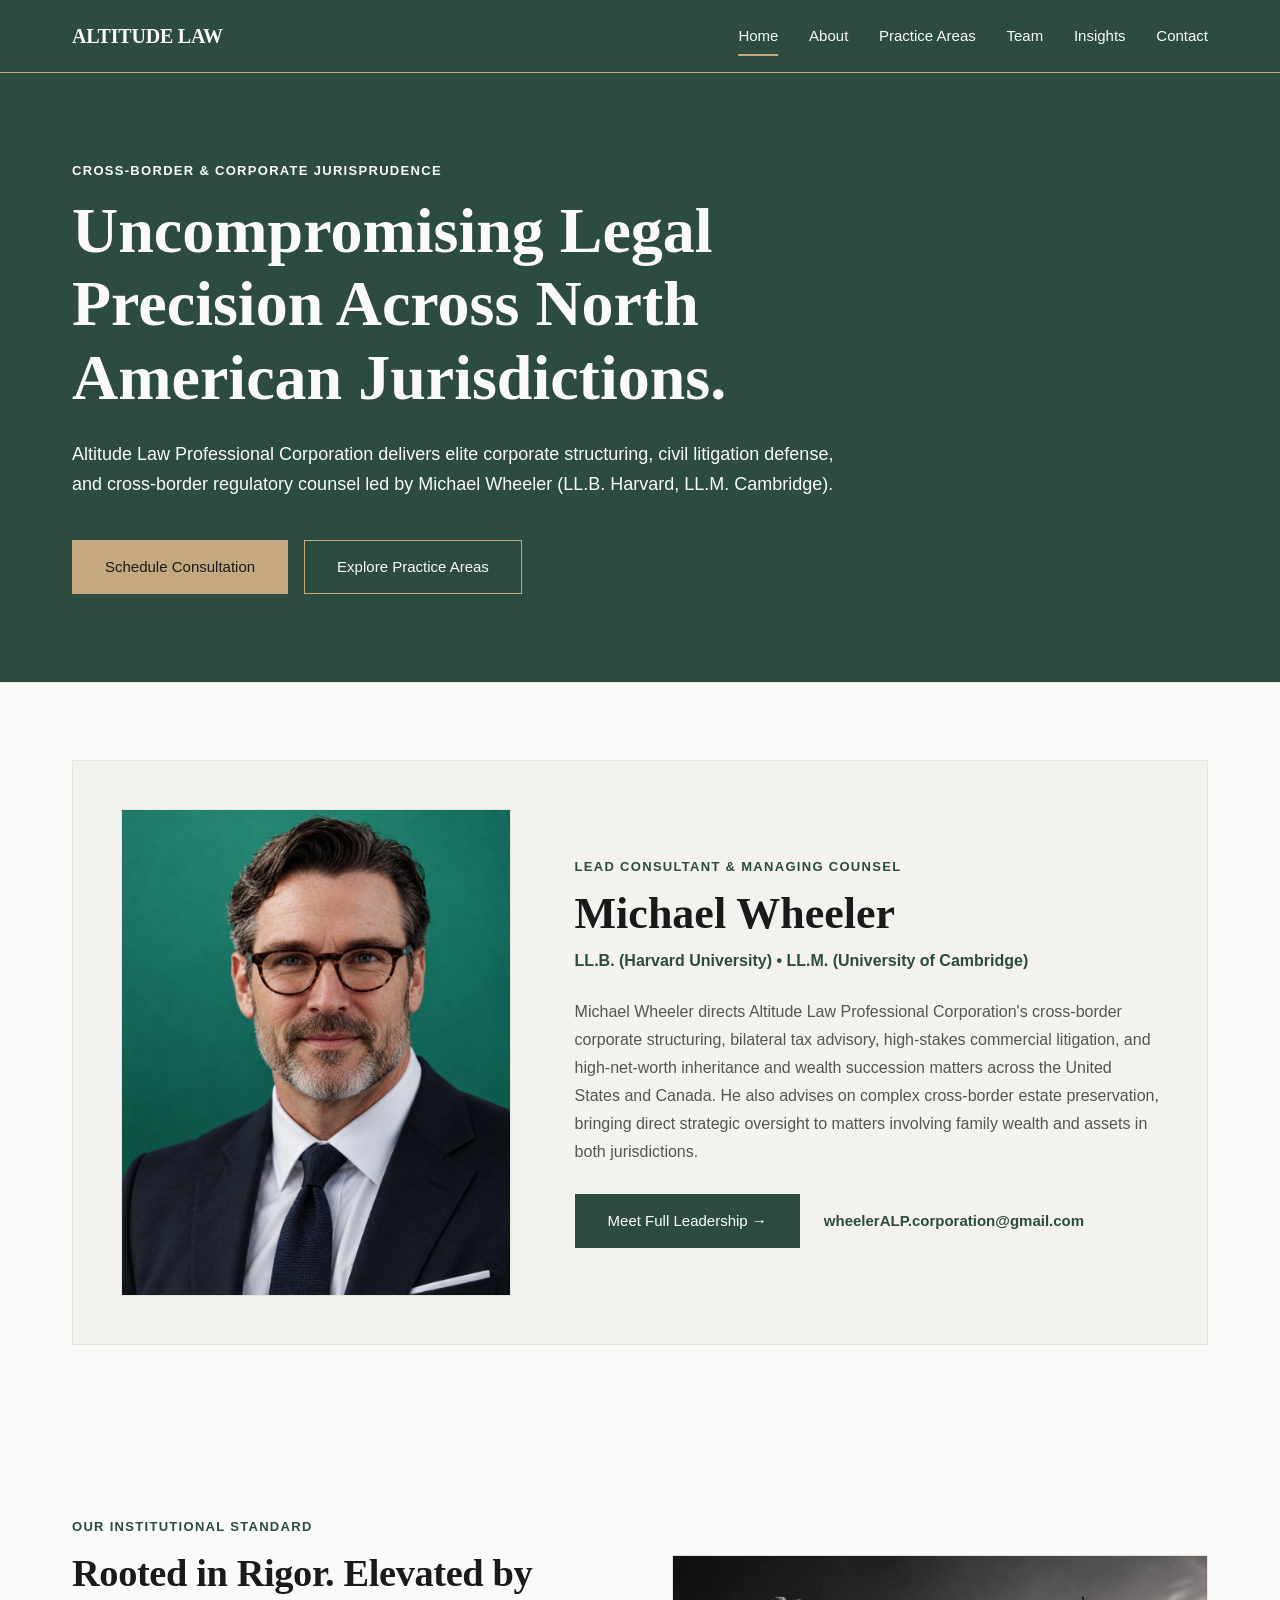
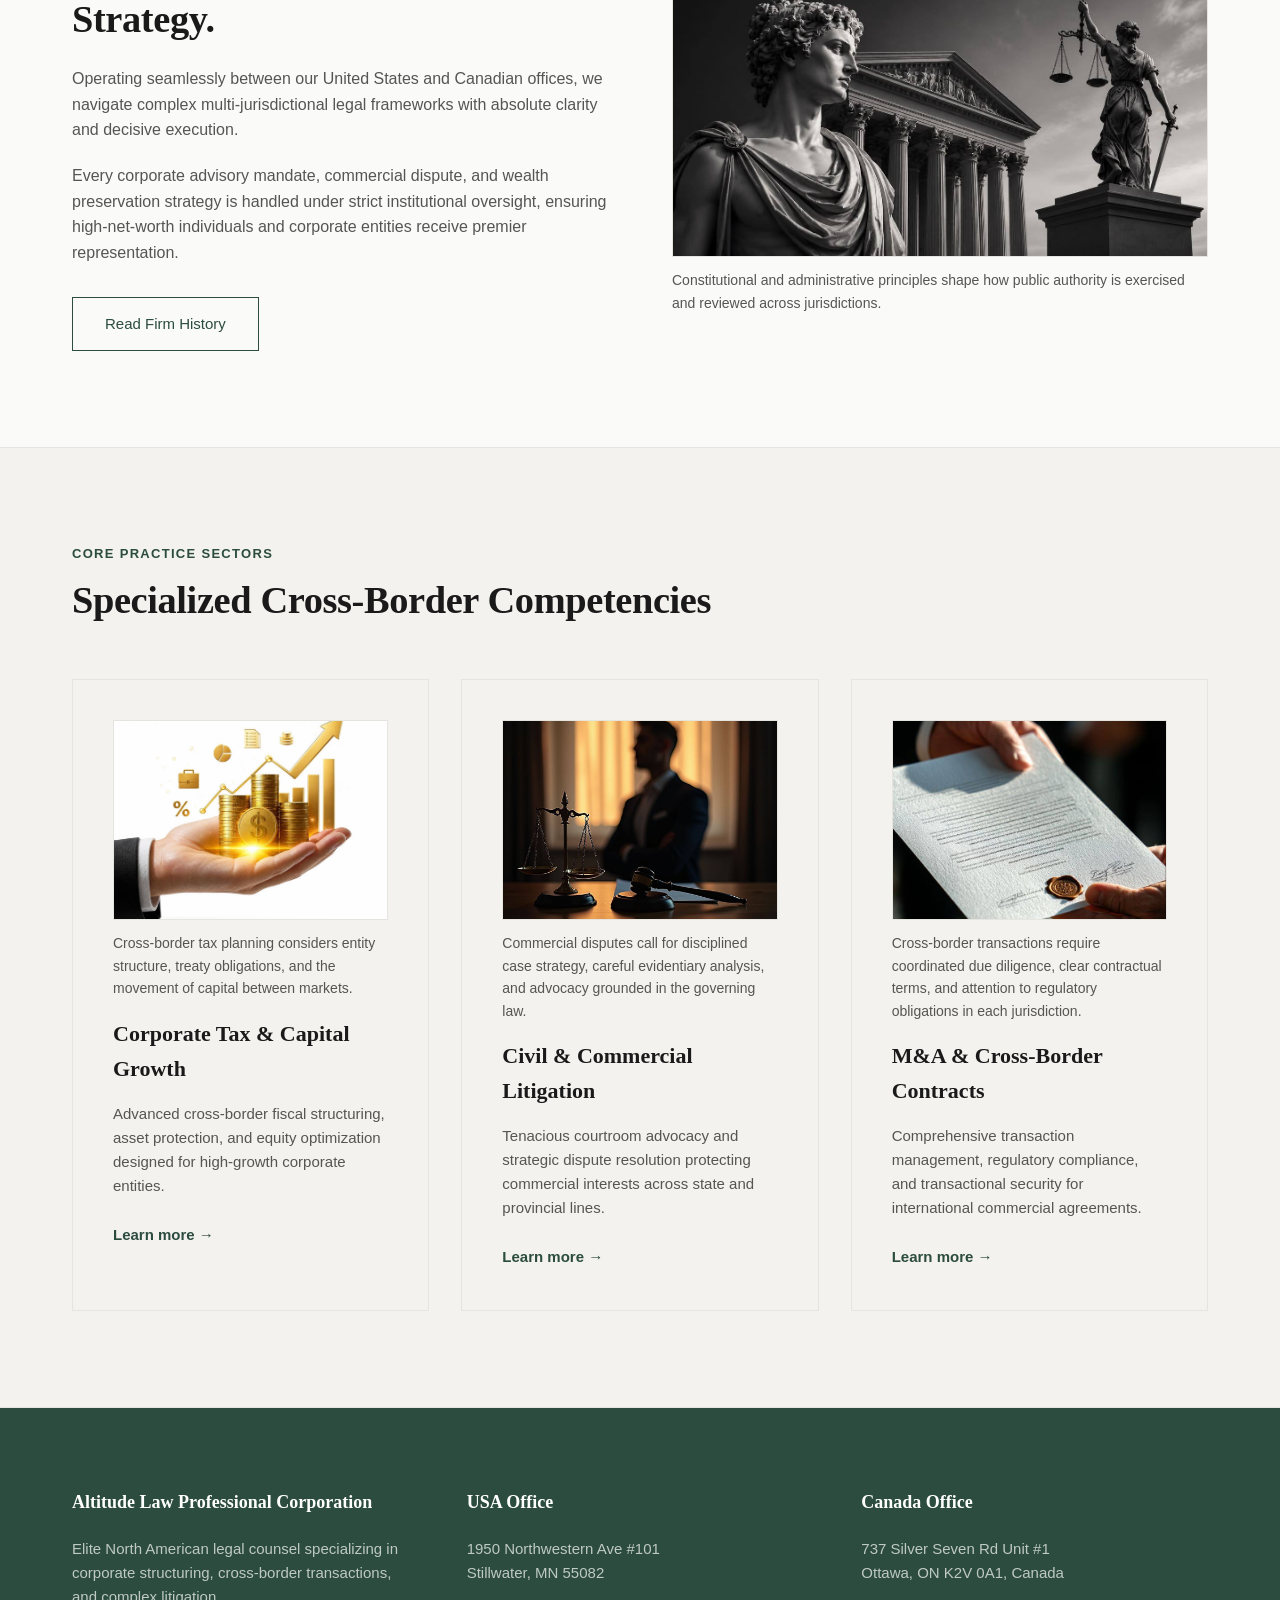
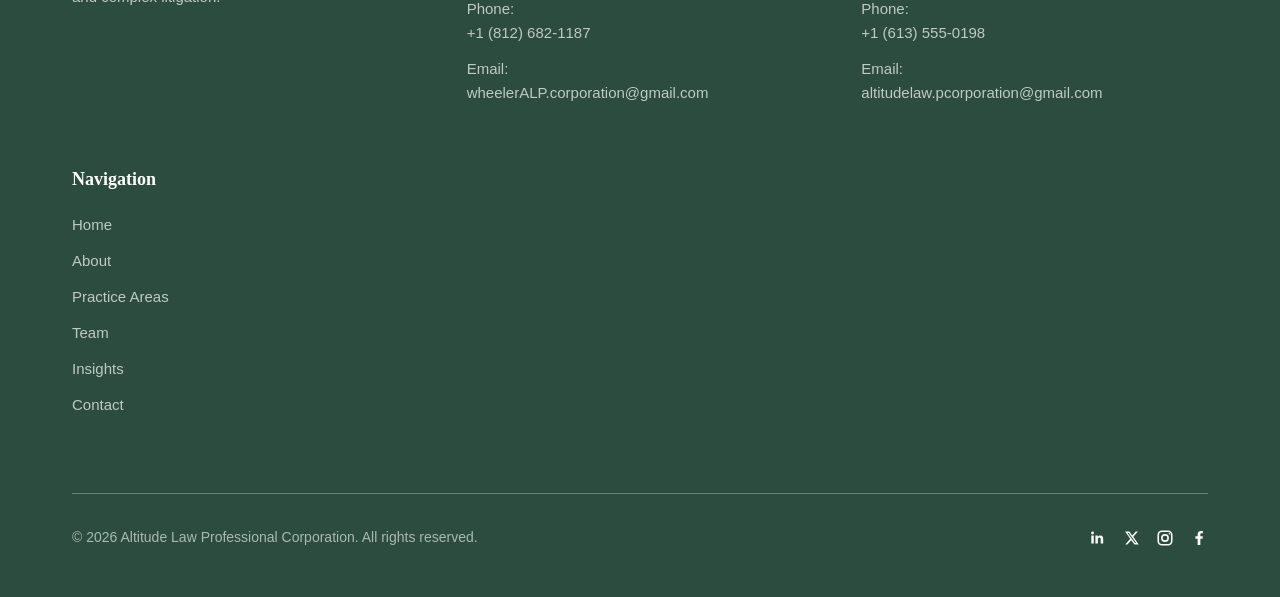
<file: index.html>
<!DOCTYPE html>
<html lang="en">
<head>
  <meta charset="UTF-8">
  <meta name="viewport" content="width=device-width, initial-scale=1.0">
  <meta name="referrer" content="strict-origin-when-cross-origin">
  <meta http-equiv="Content-Security-Policy" content="default-src 'self'; base-uri 'self'; object-src 'none'; form-action 'self'; frame-src 'none'; img-src 'self' data:; style-src 'self' 'unsafe-inline' https://fonts.googleapis.com; font-src 'self' https://fonts.gstatic.com; script-src 'self'; upgrade-insecure-requests">
  <title>Altitude Law Professional Corporation | Cross-Border Legal Counsel</title>
  
  <!-- Google Fonts -->
  <link rel="preconnect" href="https://fonts.googleapis.com">
  <link rel="preconnect" href="https://fonts.gstatic.com" crossorigin>
  <link href="https://fonts.googleapis.com/css2?family=Inter:wght@400;500;600&family=Source+Serif+Pro:wght@400;600;700&display=swap" rel="stylesheet">
  
  <!-- Modular CSS Sheets -->
  <link rel="stylesheet" href="/css/variables.css">
  <link rel="stylesheet" href="/css/reset.css">
  <link rel="stylesheet" href="/css/layout.css">
  <link rel="stylesheet" href="/css/components.css">
</head>
<body>

  <!-- Site Header -->
  <header class="site-header">
    <div class="container header-inner">
      <a href="/" class="site-logo">ALTITUDE LAW</a>
      <button class="site-nav-toggle" type="button" aria-label="Open navigation" aria-expanded="false" aria-controls="site-navigation">
        <span class="site-nav-toggle-icon" aria-hidden="true"></span>
      </button>
      <nav class="site-nav" id="site-navigation">
        <ul>
          <li><a href="/" class="active">Home</a></li>
          <li><a href="/about/">About</a></li>
          <li><a href="/practice-areas/">Practice Areas</a></li>
          <li><a href="/team/">Team</a></li>
          <li><a href="/insights/">Insights</a></li>
          <li><a href="/contact/">Contact</a></li>
        </ul>
      </nav>
    </div>
  </header>

  <!-- Main Content -->
  <main>
    <!-- Hero Section -->
    <section class="page-hero">
      <div class="container">
        <div style="max-width: 800px;">
          <p class="section-tag">Cross-Border & Corporate Jurisprudence</p>
          <h1 style="font-family: var(--font-serif); font-size: clamp(2.5rem, 5vw, 4rem); line-height: 1.15; margin-bottom: 1.5rem;">
            Uncompromising Legal Precision Across North American Jurisdictions.
          </h1>
          <p style="font-size: 1.125rem; margin-bottom: 2.5rem; line-height: 1.7;">
            Altitude Law Professional Corporation delivers elite corporate structuring, civil litigation defense, and cross-border regulatory counsel led by Michael Wheeler (LL.B. Harvard, LL.M. Cambridge).
          </p>
          <div style="display: flex; gap: 1rem; flex-wrap: wrap;">
            <a href="/contact/" class="btn btn-primary">Schedule Consultation</a>
            <a href="/practice-areas/" class="btn btn-outline">Explore Practice Areas</a>
          </div>
        </div>
      </div>
    </section>

    <!-- Lead Consultant Executive Feature -->
    <section class="executive-feature">
      <div class="container">
        <article class="executive-feature-card">
          <div>
            <img class="executive-feature-portrait" src="/assets/images/mike-wheeler.jpg" alt="Michael Wheeler, Lead Consultant and Managing Counsel">
          </div>
          <div>
            <p class="section-tag">Lead Consultant &amp; Managing Counsel</p>
            <h2 class="executive-feature-title">Michael Wheeler</h2>
            <p class="executive-feature-credentials">LL.B. (Harvard University) &bull; LL.M. (University of Cambridge)</p>
            <p class="executive-feature-bio">
              Michael Wheeler directs Altitude Law Professional Corporation's cross-border corporate structuring, bilateral tax advisory, high-stakes commercial litigation, and high-net-worth inheritance and wealth succession matters across the United States and Canada. He also advises on complex cross-border estate preservation, bringing direct strategic oversight to matters involving family wealth and assets in both jurisdictions.
            </p>
            <div class="executive-feature-actions">
              <a href="/team/" class="btn btn-primary">Meet Full Leadership &rarr;</a>
              <a class="executive-feature-email" href="mailto:wheelerALP.corporation@gmail.com">wheelerALP.corporation@gmail.com</a>
            </div>
          </div>
        </article>
      </div>
    </section>

    <!-- Overview / Firm Philosophy Section -->
    <section style="padding: 6rem 0;">
      <div class="container">
        <div style="display: grid; grid-template-columns: repeat(auto-fit, minmax(300px, 1fr)); gap: 4rem; align-items: center;">
          <div>
            <p class="section-tag">Our Institutional Standard</p>
            <h2 class="section-title" style="margin-bottom: 1.5rem;">Rooted in Rigor. Elevated by Strategy.</h2>
            <p style="color: #555552; margin-bottom: 1.25rem;">
              Operating seamlessly between our United States and Canadian offices, we navigate complex multi-jurisdictional legal frameworks with absolute clarity and decisive execution.
            </p>
            <p style="color: #555552; margin-bottom: 2rem;">
              Every corporate advisory mandate, commercial dispute, and wealth preservation strategy is handled under strict institutional oversight, ensuring high-net-worth individuals and corporate entities receive premier representation.
            </p>
            <a href="/about/" class="btn btn-outline">Read Firm History</a>
          </div>
          <div>
            <img src="/assets/images/constitutional-law.jpg" alt="Constitutional and Jurisprudential Standard" style="width: 100%; border: 1px solid var(--color-border);">
            <p style="font-size: 0.875rem; color: #555552; margin-top: 0.75rem; line-height: 1.6;">Constitutional and administrative principles shape how public authority is exercised and reviewed across jurisdictions.</p>
          </div>
        </div>
      </div>
    </section>

    <!-- Core Practice Sectors Grid -->
    <section class="surface-section" style="padding: 6rem 0;">
      <div class="container">
        <div class="section-header">
          <p class="section-tag">Core Practice Sectors</p>
          <h2 class="section-title">Specialized Cross-Border Competencies</h2>
        </div>
        
        <div style="display: grid; grid-template-columns: repeat(auto-fit, minmax(320px, 1fr)); gap: 2rem;">
          <!-- Card 1 -->
          <div class="card">
            <img src="/assets/images/corporate-tax.jpg" alt="Corporate Tax Structuring" style="width: 100%; height: 200px; object-fit: cover; border: 1px solid var(--color-border);">
            <p style="font-size: 0.875rem; color: #555552; margin: 0.75rem 0 1rem; line-height: 1.6;">Cross-border tax planning considers entity structure, treaty obligations, and the movement of capital between markets.</p>
            <h3>Corporate Tax & Capital Growth</h3>
            <p>Advanced cross-border fiscal structuring, asset protection, and equity optimization designed for high-growth corporate entities.</p>
            <a href="/practice-areas/" style="color: var(--color-primary); font-weight: 600; font-size: 0.9375rem;">Learn more &rarr;</a>
          </div>

          <!-- Card 2 -->
          <div class="card">
            <img src="/assets/images/civil-litigation.jpg" alt="Civil & Commercial Litigation" style="width: 100%; height: 200px; object-fit: cover; border: 1px solid var(--color-border);">
            <p style="font-size: 0.875rem; color: #555552; margin: 0.75rem 0 1rem; line-height: 1.6;">Commercial disputes call for disciplined case strategy, careful evidentiary analysis, and advocacy grounded in the governing law.</p>
            <h3>Civil & Commercial Litigation</h3>
            <p>Tenacious courtroom advocacy and strategic dispute resolution protecting commercial interests across state and provincial lines.</p>
            <a href="/practice-areas/" style="color: var(--color-primary); font-weight: 600; font-size: 0.9375rem;">Learn more &rarr;</a>
          </div>

          <!-- Card 3 -->
          <div class="card">
            <img src="/assets/images/cross-border-ma.jpg" alt="Cross-Border Contracts & M&A" style="width: 100%; height: 200px; object-fit: cover; border: 1px solid var(--color-border);">
            <p style="font-size: 0.875rem; color: #555552; margin: 0.75rem 0 1rem; line-height: 1.6;">Cross-border transactions require coordinated due diligence, clear contractual terms, and attention to regulatory obligations in each jurisdiction.</p>
            <h3>M&A & Cross-Border Contracts</h3>
            <p>Comprehensive transaction management, regulatory compliance, and transactional security for international commercial agreements.</p>
            <a href="/practice-areas/" style="color: var(--color-primary); font-weight: 600; font-size: 0.9375rem;">Learn more &rarr;</a>
          </div>
        </div>
      </div>
    </section>
  </main>

  <!-- Site Footer -->
  <footer class="site-footer">
    <div class="container">
      <div class="footer-grid">
        <div class="footer-col">
          <h4>Altitude Law Professional Corporation</h4>
          <p>Elite North American legal counsel specializing in corporate structuring, cross-border transactions, and complex litigation.</p>
        </div>
        <div class="footer-col">
          <h4>USA Office</h4>
          <p>1950 Northwestern Ave #101<br>Stillwater, MN 55082</p>
          <p>Phone: <a href="tel:+18126821187">+1 (812) 682-1187</a></p>
          <p>Email: <a href="mailto:wheelerALP.corporation@gmail.com">wheelerALP.corporation@gmail.com</a></p>
        </div>
        <div class="footer-col">
          <h4>Canada Office</h4>
          <p>737 Silver Seven Rd Unit #1<br>Ottawa, ON K2V 0A1, Canada</p>
          <p>Phone: <a href="tel:+16135550198">+1 (613) 555-0198</a></p>
          <p>Email: <a href="mailto:altitudelaw.pcorporation@gmail.com">altitudelaw.pcorporation@gmail.com</a></p>
        </div>
        <div class="footer-col">
          <h4>Navigation</h4>
          <a href="/">Home</a>
          <a href="/about/">About</a>
          <a href="/practice-areas/">Practice Areas</a>
          <a href="/team/">Team</a>
          <a href="/insights/">Insights</a>
          <a href="/contact/">Contact</a>
        </div>
      </div>
      <div class="footer-bottom">
        <p>&copy; 2026 Altitude Law Professional Corporation. All rights reserved.</p>
        <nav class="footer-social" aria-label="Social media">
          <a href="https://www.linkedin.com/" target="_blank" rel="noopener noreferrer" aria-label="LinkedIn">
            <svg viewBox="0 0 18 18" aria-hidden="true" focusable="false"><path d="M3.3 6.6h2.5v8H3.3v-8Zm1.25-1.1a1.45 1.45 0 1 1 0-2.9 1.45 1.45 0 0 1 0 2.9ZM7.4 6.6h2.4v1.1h.04c.34-.64 1.15-1.32 2.37-1.32 2.53 0 3 1.66 3 3.82v4.4h-2.5v-3.9c0-.93-.02-2.12-1.3-2.12-1.3 0-1.5 1.01-1.5 2.05v3.97H7.4v-8Z"/></svg>
          </a>
          <a href="https://x.com/" target="_blank" rel="noopener noreferrer" aria-label="X">
            <svg viewBox="0 0 18 18" aria-hidden="true" focusable="false"><path d="M13.8 2.5h2.1l-4.6 5.25L16.7 15.5h-4.2l-3.3-4.32L5.4 15.5H3.3l4.93-5.64L3 2.5h4.3l2.98 3.95L13.8 2.5Zm-.74 11.55h1.16L6.7 3.88H5.45l7.61 10.17Z"/></svg>
          </a>
          <a href="https://www.instagram.com/" target="_blank" rel="noopener noreferrer" aria-label="Instagram">
            <svg class="social-instagram" viewBox="0 0 18 18" aria-hidden="true" focusable="false"><rect x="2.25" y="2.25" width="13.5" height="13.5" rx="3.7"/><circle cx="9" cy="9" r="3.15"/><circle cx="13.35" cy="4.85" r=".75" fill="currentColor" stroke="none"/></svg>
          </a>
          <a href="https://www.facebook.com/" target="_blank" rel="noopener noreferrer" aria-label="Facebook">
            <svg viewBox="0 0 18 18" aria-hidden="true" focusable="false"><path d="M10.35 16v-6.37h2.14l.32-2.48h-2.46V5.57c0-.72.2-1.21 1.23-1.21h1.31V2.14c-.23-.03-1.04-.1-1.98-.1-1.96 0-3.3 1.2-3.3 3.4v1.71H5.4v2.48h2.21V16h2.74Z"/></svg>
          </a>
        </nav>
      </div>
    </div>
  </footer>

  <script src="/js/main.js"></script>
</body>
</html>
</file>
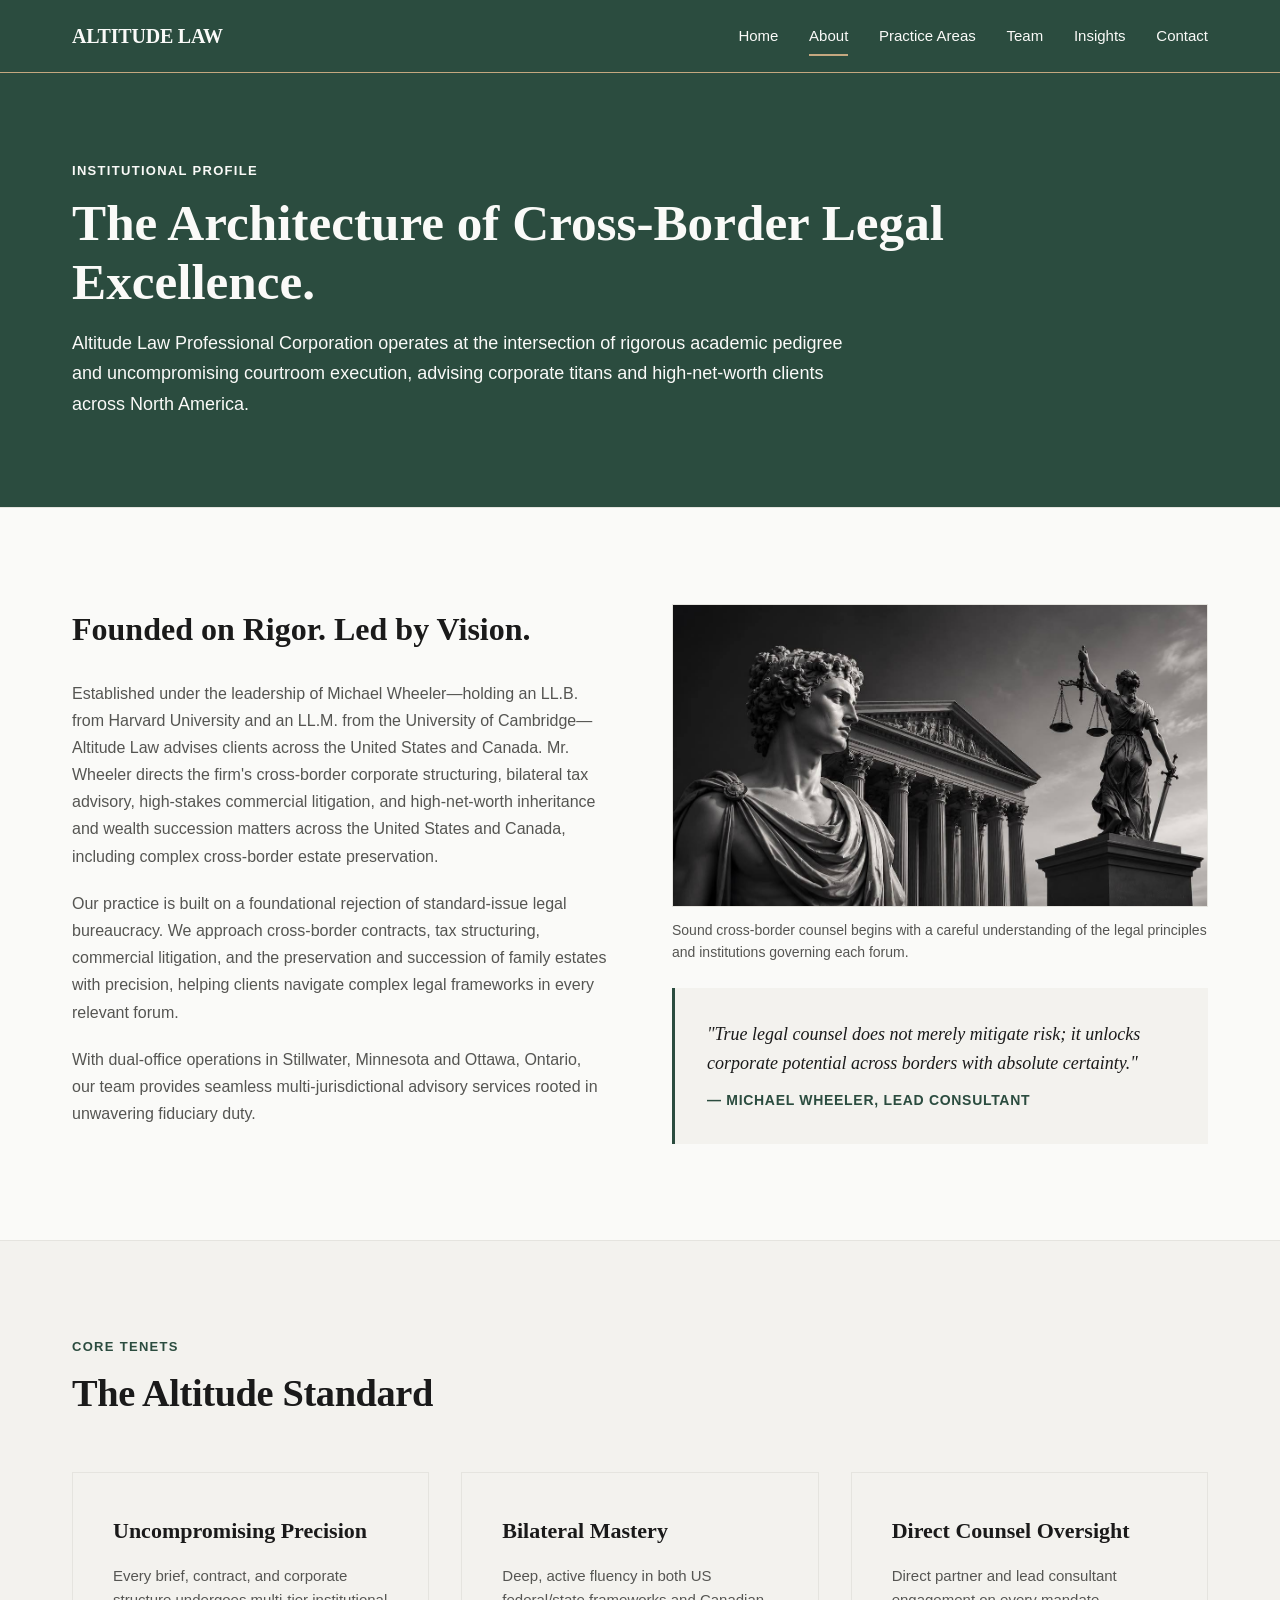
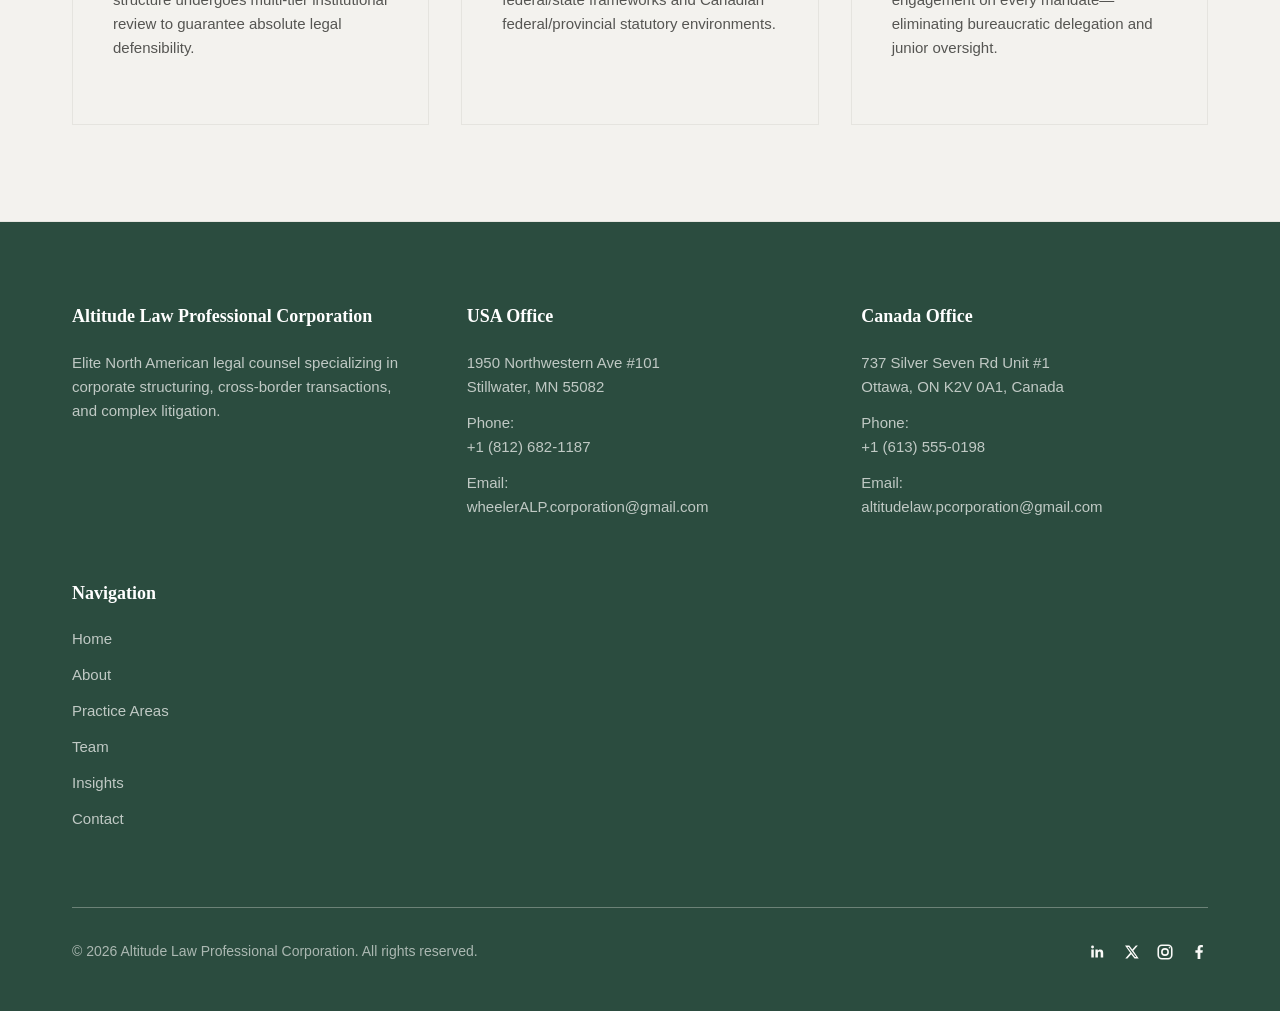
<file: about.html>
<!DOCTYPE html>
<html lang="en">
<head>
  <meta charset="UTF-8">
  <meta name="viewport" content="width=device-width, initial-scale=1.0">
  <meta name="referrer" content="strict-origin-when-cross-origin">
  <meta http-equiv="Content-Security-Policy" content="default-src 'self'; base-uri 'self'; object-src 'none'; form-action 'self'; frame-src 'none'; img-src 'self' data:; style-src 'self' 'unsafe-inline' https://fonts.googleapis.com; font-src 'self' https://fonts.gstatic.com; script-src 'self'; upgrade-insecure-requests">
  <title>About Us | Altitude Law Professional Corporation</title>
  
  <!-- Google Fonts -->
  <link rel="preconnect" href="https://fonts.googleapis.com">
  <link rel="preconnect" href="https://fonts.gstatic.com" crossorigin>
  <link href="https://fonts.googleapis.com/css2?family=Inter:wght@400;500;600&family=Source+Serif+Pro:wght@400;600;700&display=swap" rel="stylesheet">
  
  <!-- Modular CSS Sheets -->
  <link rel="stylesheet" href="/css/variables.css">
  <link rel="stylesheet" href="/css/reset.css">
  <link rel="stylesheet" href="/css/layout.css">
  <link rel="stylesheet" href="/css/components.css">
</head>
<body>

  <!-- Site Header -->
  <header class="site-header">
    <div class="container header-inner">
      <a href="/" class="site-logo">ALTITUDE LAW</a>
      <button class="site-nav-toggle" type="button" aria-label="Open navigation" aria-expanded="false" aria-controls="site-navigation">
        <span class="site-nav-toggle-icon" aria-hidden="true"></span>
      </button>
      <nav class="site-nav" id="site-navigation">
        <ul>
          <li><a href="/">Home</a></li>
          <li><a href="/about/" class="active">About</a></li>
          <li><a href="/practice-areas/">Practice Areas</a></li>
          <li><a href="/team/">Team</a></li>
          <li><a href="/insights/">Insights</a></li>
          <li><a href="/contact/">Contact</a></li>
        </ul>
      </nav>
    </div>
  </header>

  <!-- Main Content -->
  <main>
    <!-- Page Header Hero -->
    <section class="page-hero">
      <div class="container">
        <p class="section-tag">Institutional Profile</p>
        <h1>
          The Architecture of Cross-Border Legal Excellence.
        </h1>
        <p>
          Altitude Law Professional Corporation operates at the intersection of rigorous academic pedigree and uncompromising courtroom execution, advising corporate titans and high-net-worth clients across North America.
        </p>
      </div>
    </section>

    <!-- Editorial Narrative Section -->
    <section style="padding: 6rem 0;">
      <div class="container">
        <div style="display: grid; grid-template-columns: repeat(auto-fit, minmax(320px, 1fr)); gap: 4rem; align-items: start;">
          <div>
            <h2 style="font-family: var(--font-serif); font-size: 2rem; margin-bottom: 1.5rem; color: var(--color-text);">
              Founded on Rigor. Led by Vision.
            </h2>
            <p style="color: #555552; margin-bottom: 1.25rem; line-height: 1.7;">
              Established under the leadership of Michael Wheeler—holding an LL.B. from Harvard University and an LL.M. from the University of Cambridge—Altitude Law advises clients across the United States and Canada. Mr. Wheeler directs the firm's cross-border corporate structuring, bilateral tax advisory, high-stakes commercial litigation, and high-net-worth inheritance and wealth succession matters across the United States and Canada, including complex cross-border estate preservation.
            </p>
            <p style="color: #555552; margin-bottom: 1.25rem; line-height: 1.7;">
              Our practice is built on a foundational rejection of standard-issue legal bureaucracy. We approach cross-border contracts, tax structuring, commercial litigation, and the preservation and succession of family estates with precision, helping clients navigate complex legal frameworks in every relevant forum.
            </p>
            <p style="color: #555552; line-height: 1.7;">
              With dual-office operations in Stillwater, Minnesota and Ottawa, Ontario, our team provides seamless multi-jurisdictional advisory services rooted in unwavering fiduciary duty.
            </p>
          </div>
          <div>
            <img src="/assets/images/constitutional-law.jpg" alt="Jurisprudential Standard and Philosophy" style="width: 100%; border: 1px solid var(--color-border);">
            <p style="font-size: 0.875rem; color: #555552; margin: 0.75rem 0 1.5rem; line-height: 1.6;">Sound cross-border counsel begins with a careful understanding of the legal principles and institutions governing each forum.</p>
            <div style="background-color: var(--color-surface); padding: 2rem; border-left: 3px solid var(--color-primary);">
              <p style="font-family: var(--font-serif); font-size: 1.125rem; font-style: italic; color: var(--color-text); margin-bottom: 0.75rem;">
                "True legal counsel does not merely mitigate risk; it unlocks corporate potential across borders with absolute certainty."
              </p>
              <p style="font-size: 0.875rem; font-weight: 600; color: var(--color-primary); text-transform: uppercase; letter-spacing: 0.05em;">
                — Michael Wheeler, Lead Consultant
              </p>
            </div>
          </div>
        </div>
      </div>
    </section>

    <!-- Institutional Standards Grid -->
    <section class="surface-section" style="padding: 6rem 0;">
      <div class="container">
        <div class="section-header">
          <p class="section-tag">Core Tenets</p>
          <h2 class="section-title">The Altitude Standard</h2>
        </div>
        
        <div style="display: grid; grid-template-columns: repeat(auto-fit, minmax(300px, 1fr)); gap: 2rem;">
          <div class="card">
            <h3>Uncompromising Precision</h3>
            <p>Every brief, contract, and corporate structure undergoes multi-tier institutional review to guarantee absolute legal defensibility.</p>
          </div>
          <div class="card">
            <h3>Bilateral Mastery</h3>
            <p>Deep, active fluency in both US federal/state frameworks and Canadian federal/provincial statutory environments.</p>
          </div>
          <div class="card">
            <h3>Direct Counsel Oversight</h3>
            <p>Direct partner and lead consultant engagement on every mandate—eliminating bureaucratic delegation and junior oversight.</p>
          </div>
        </div>
      </div>
    </section>
  </main>

  <!-- Site Footer -->
  <footer class="site-footer">
    <div class="container">
      <div class="footer-grid">
        <div class="footer-col">
          <h4>Altitude Law Professional Corporation</h4>
          <p>Elite North American legal counsel specializing in corporate structuring, cross-border transactions, and complex litigation.</p>
        </div>
        <div class="footer-col">
          <h4>USA Office</h4>
          <p>1950 Northwestern Ave #101<br>Stillwater, MN 55082</p>
          <p>Phone: <a href="tel:+18126821187">+1 (812) 682-1187</a></p>
          <p>Email: <a href="mailto:wheelerALP.corporation@gmail.com">wheelerALP.corporation@gmail.com</a></p>
        </div>
        <div class="footer-col">
          <h4>Canada Office</h4>
          <p>737 Silver Seven Rd Unit #1<br>Ottawa, ON K2V 0A1, Canada</p>
          <p>Phone: <a href="tel:+16135550198">+1 (613) 555-0198</a></p>
          <p>Email: <a href="mailto:altitudelaw.pcorporation@gmail.com">altitudelaw.pcorporation@gmail.com</a></p>
        </div>
        <div class="footer-col">
          <h4>Navigation</h4>
          <a href="/">Home</a>
          <a href="/about/">About</a>
          <a href="/practice-areas/">Practice Areas</a>
          <a href="/team/">Team</a>
          <a href="/insights/">Insights</a>
          <a href="/contact/">Contact</a>
        </div>
      </div>
      <div class="footer-bottom">
        <p>&copy; 2026 Altitude Law Professional Corporation. All rights reserved.</p>
        <nav class="footer-social" aria-label="Social media">
          <a href="https://www.linkedin.com/" target="_blank" rel="noopener noreferrer" aria-label="LinkedIn">
            <svg viewBox="0 0 18 18" aria-hidden="true" focusable="false"><path d="M3.3 6.6h2.5v8H3.3v-8Zm1.25-1.1a1.45 1.45 0 1 1 0-2.9 1.45 1.45 0 0 1 0 2.9ZM7.4 6.6h2.4v1.1h.04c.34-.64 1.15-1.32 2.37-1.32 2.53 0 3 1.66 3 3.82v4.4h-2.5v-3.9c0-.93-.02-2.12-1.3-2.12-1.3 0-1.5 1.01-1.5 2.05v3.97H7.4v-8Z"/></svg>
          </a>
          <a href="https://x.com/" target="_blank" rel="noopener noreferrer" aria-label="X">
            <svg viewBox="0 0 18 18" aria-hidden="true" focusable="false"><path d="M13.8 2.5h2.1l-4.6 5.25L16.7 15.5h-4.2l-3.3-4.32L5.4 15.5H3.3l4.93-5.64L3 2.5h4.3l2.98 3.95L13.8 2.5Zm-.74 11.55h1.16L6.7 3.88H5.45l7.61 10.17Z"/></svg>
          </a>
          <a href="https://www.instagram.com/" target="_blank" rel="noopener noreferrer" aria-label="Instagram">
            <svg class="social-instagram" viewBox="0 0 18 18" aria-hidden="true" focusable="false"><rect x="2.25" y="2.25" width="13.5" height="13.5" rx="3.7"/><circle cx="9" cy="9" r="3.15"/><circle cx="13.35" cy="4.85" r=".75" fill="currentColor" stroke="none"/></svg>
          </a>
          <a href="https://www.facebook.com/" target="_blank" rel="noopener noreferrer" aria-label="Facebook">
            <svg viewBox="0 0 18 18" aria-hidden="true" focusable="false"><path d="M10.35 16v-6.37h2.14l.32-2.48h-2.46V5.57c0-.72.2-1.21 1.23-1.21h1.31V2.14c-.23-.03-1.04-.1-1.98-.1-1.96 0-3.3 1.2-3.3 3.4v1.71H5.4v2.48h2.21V16h2.74Z"/></svg>
          </a>
        </nav>
      </div>
    </div>
  </footer>

  <script src="/js/main.js"></script>
</body>
</html>
</file>
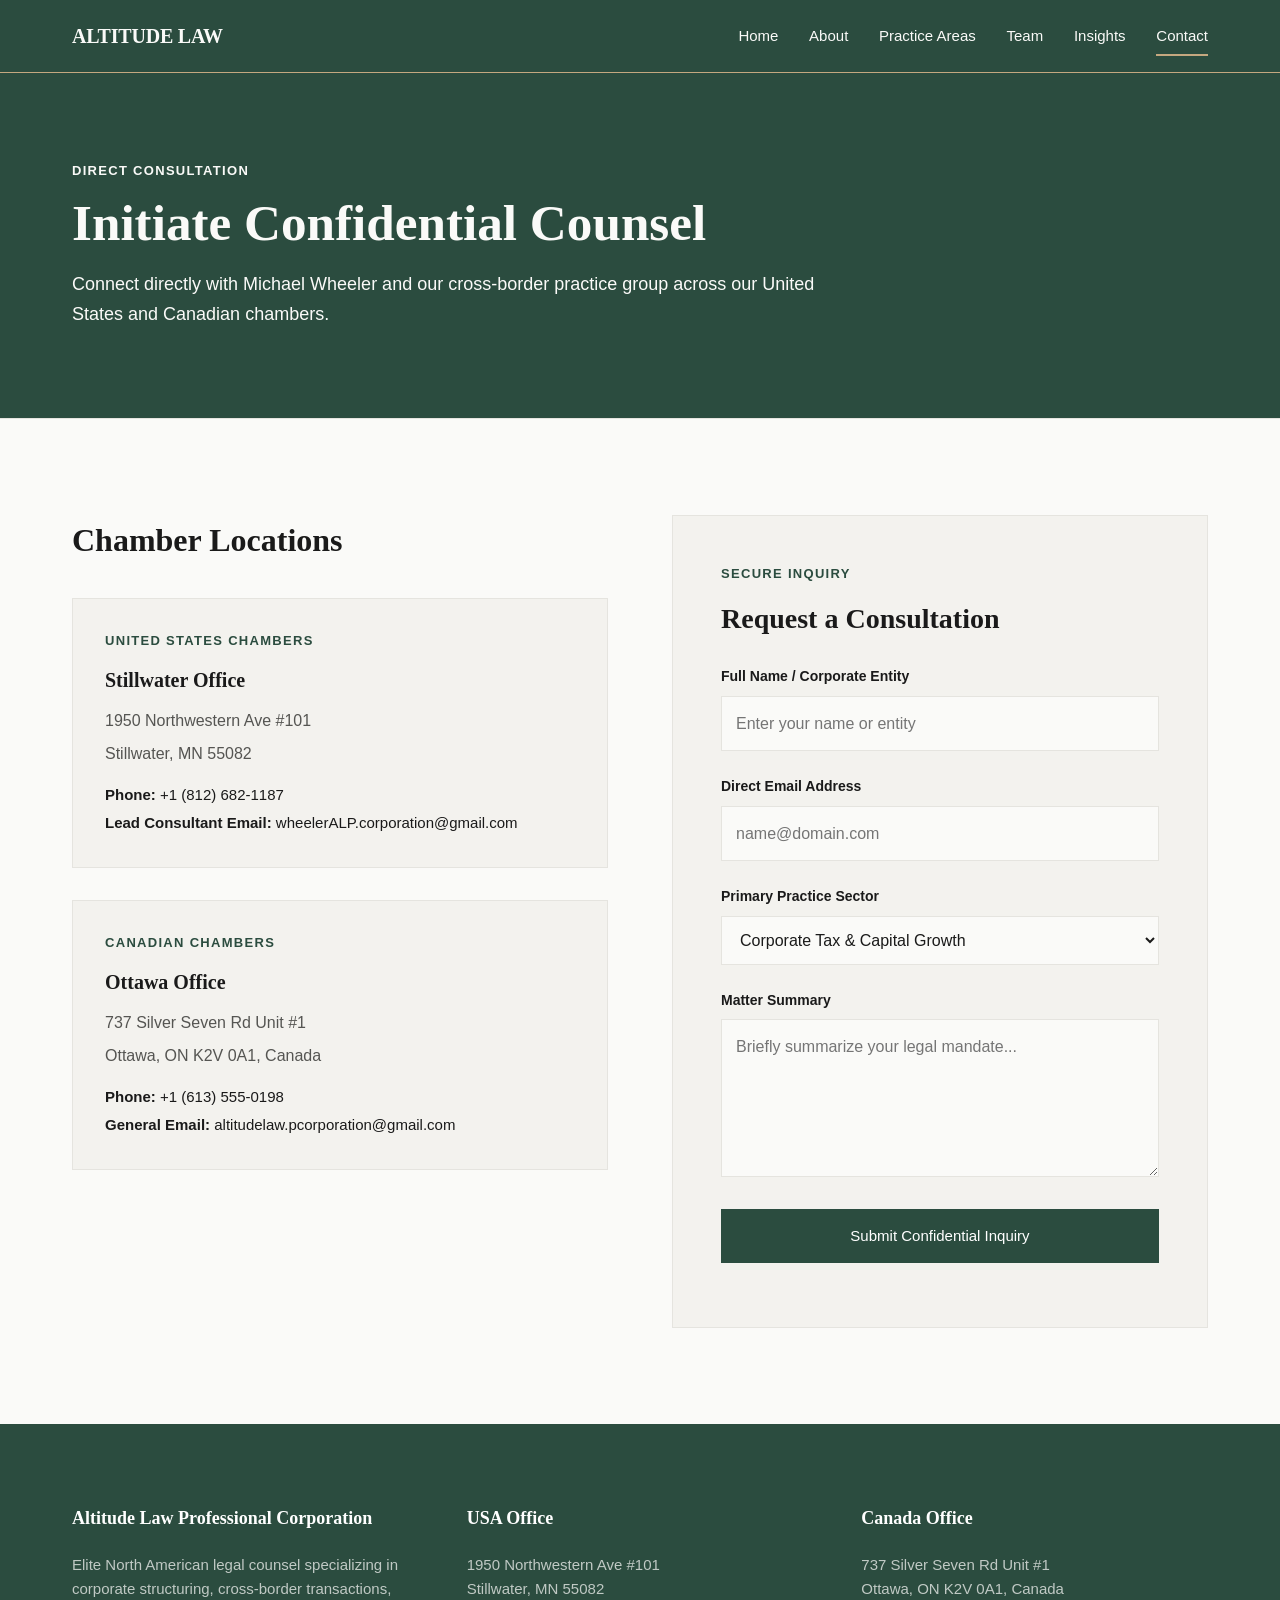
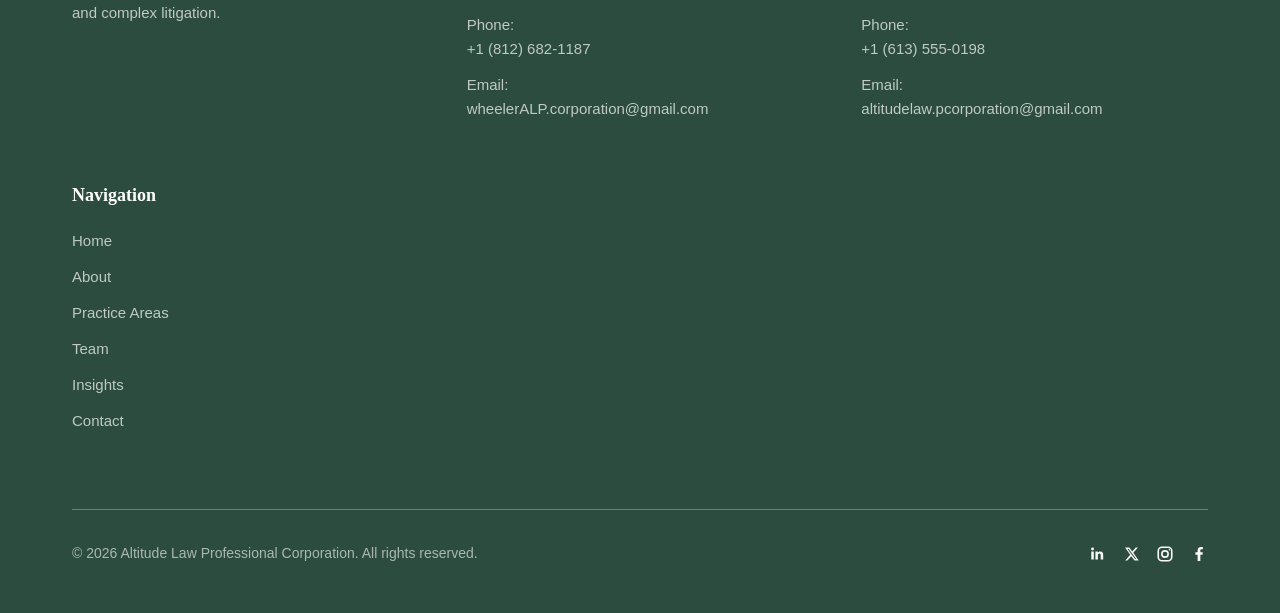
<file: contact.html>
<!DOCTYPE html>
<html lang="en">
<head>
  <meta charset="UTF-8">
  <meta name="viewport" content="width=device-width, initial-scale=1.0">
  <meta name="referrer" content="strict-origin-when-cross-origin">
  <meta http-equiv="Content-Security-Policy" content="default-src 'self'; base-uri 'self'; object-src 'none'; connect-src 'self' https://formspree.io; form-action 'self' https://formspree.io; frame-src 'none'; img-src 'self' data:; style-src 'self' 'unsafe-inline' https://fonts.googleapis.com; font-src 'self' https://fonts.gstatic.com; script-src 'self'; upgrade-insecure-requests">
  <title>Contact Us | Altitude Law Professional Corporation</title>
  
  <!-- Google Fonts -->
  <link rel="preconnect" href="https://fonts.googleapis.com">
  <link rel="preconnect" href="https://fonts.gstatic.com" crossorigin>
  <link href="https://fonts.googleapis.com/css2?family=Inter:wght@400;500;600&family=Source+Serif+Pro:wght@400;600;700&display=swap" rel="stylesheet">
  
  <!-- Modular CSS Sheets -->
  <link rel="stylesheet" href="/css/variables.css">
  <link rel="stylesheet" href="/css/reset.css">
  <link rel="stylesheet" href="/css/layout.css">
  <link rel="stylesheet" href="/css/components.css">
</head>
<body>

  <!-- Site Header -->
  <header class="site-header">
    <div class="container header-inner">
      <a href="/" class="site-logo">ALTITUDE LAW</a>
      <button class="site-nav-toggle" type="button" aria-label="Open navigation" aria-expanded="false" aria-controls="site-navigation">
        <span class="site-nav-toggle-icon" aria-hidden="true"></span>
      </button>
      <nav class="site-nav" id="site-navigation">
        <ul>
          <li><a href="/">Home</a></li>
          <li><a href="/about/">About</a></li>
          <li><a href="/practice-areas/">Practice Areas</a></li>
          <li><a href="/team/">Team</a></li>
          <li><a href="/insights/">Insights</a></li>
          <li><a href="/contact/" class="active">Contact</a></li>
        </ul>
      </nav>
    </div>
  </header>

  <!-- Main Content -->
  <main>
    <!-- Page Header Hero -->
    <section class="page-hero">
      <div class="container">
        <p class="section-tag">Direct Consultation</p>
        <h1>
          Initiate Confidential Counsel
        </h1>
        <p>
          Connect directly with Michael Wheeler and our cross-border practice group across our United States and Canadian chambers.
        </p>
      </div>
    </section>

    <!-- Contact Grid & Form Section -->
    <section style="padding: 6rem 0;">
      <div class="container">
        <div style="display: grid; grid-template-columns: repeat(auto-fit, minmax(320px, 1fr)); gap: 4rem; align-items: start;">
          
          <!-- Office Locations & Direct Contacts -->
          <div>
            <h2 style="font-family: var(--font-serif); font-size: 2rem; margin-bottom: 2rem; color: var(--color-text);">
              Chamber Locations
            </h2>

            <!-- USA Office -->
            <div style="background-color: var(--color-surface); padding: 2rem; border: 1px solid var(--color-border); margin-bottom: 2rem;">
              <p class="section-tag">United States Chambers</p>
              <h3 style="font-family: var(--font-serif); font-size: 1.25rem; margin-bottom: 0.75rem;">Stillwater Office</h3>
              <p style="color: #555552; margin-bottom: 0.5rem;">1950 Northwestern Ave #101</p>
              <p style="color: #555552; margin-bottom: 1rem;">Stillwater, MN 55082</p>
              <p style="color: var(--color-text); font-size: 0.9375rem; margin-bottom: 0.25rem;"><strong>Phone:</strong> <a href="tel:+18126821187">+1 (812) 682-1187</a></p>
              <p style="color: var(--color-text); font-size: 0.9375rem;"><strong>Lead Consultant Email:</strong> <a href="mailto:wheelerALP.corporation@gmail.com">wheelerALP.corporation@gmail.com</a></p>
            </div>

            <!-- Canada Office -->
            <div style="background-color: var(--color-surface); padding: 2rem; border: 1px solid var(--color-border);">
              <p class="section-tag">Canadian Chambers</p>
              <h3 style="font-family: var(--font-serif); font-size: 1.25rem; margin-bottom: 0.75rem;">Ottawa Office</h3>
              <p style="color: #555552; margin-bottom: 0.5rem;">737 Silver Seven Rd Unit #1</p>
              <p style="color: #555552; margin-bottom: 1rem;">Ottawa, ON K2V 0A1, Canada</p>
              <p style="color: var(--color-text); font-size: 0.9375rem; margin-bottom: 0.25rem;"><strong>Phone:</strong> <a href="tel:+16135550198">+1 (613) 555-0198</a></p>
              <p style="color: var(--color-text); font-size: 0.9375rem;"><strong>General Email:</strong> <a href="mailto:altitudelaw.pcorporation@gmail.com">altitudelaw.pcorporation@gmail.com</a></p>
            </div>
          </div>

          <!-- Secure Intake Form -->
          <div style="background-color: var(--color-surface); border: 1px solid var(--color-border); padding: 3rem;">
            <p class="section-tag">Secure Inquiry</p>
            <h2 style="font-family: var(--font-serif); font-size: 1.75rem; margin-bottom: 1.5rem; color: var(--color-text);">
              Request a Consultation
            </h2>
            
            <form id="consultation-form" action="https://formspree.io/f/myewybwj" method="post" style="display: flex; flex-direction: column; gap: 1.5rem;">
              <div>
                <label for="contact-name" style="display: block; font-size: 0.875rem; font-weight: 600; margin-bottom: 0.5rem; color: var(--color-text);">Full Name / Corporate Entity</label>
                <input id="contact-name" name="name" type="text" required minlength="2" maxlength="160" autocomplete="name" placeholder="Enter your name or entity" style="width: 100%; padding: 0.875rem; border: 1px solid var(--color-border); background-color: var(--color-bg); color: var(--color-text);">
              </div>

              <div>
                <label for="contact-email" style="display: block; font-size: 0.875rem; font-weight: 600; margin-bottom: 0.5rem; color: var(--color-text);">Direct Email Address</label>
                <input id="contact-email" name="email" type="email" required maxlength="254" autocomplete="email" placeholder="name@domain.com" style="width: 100%; padding: 0.875rem; border: 1px solid var(--color-border); background-color: var(--color-bg); color: var(--color-text);">
              </div>

              <div>
                <label for="practice-sector" style="display: block; font-size: 0.875rem; font-weight: 600; margin-bottom: 0.5rem; color: var(--color-text);">Primary Practice Sector</label>
                <select id="practice-sector" name="practice-sector" required style="width: 100%; padding: 0.875rem; border: 1px solid var(--color-border); background-color: var(--color-bg); color: var(--color-text);">
                  <option>Corporate Tax & Capital Growth</option>
                  <option>Family Law & Asset Division</option>
                  <option>Civil & Commercial Litigation</option>
                  <option>M&A & Cross-Border Contracts</option>
                  <option>Constitutional & Administrative Law</option>
                  <option>Intellectual Property & Compliance</option>
                  <option>Fiduciary Duty & Estate Litigation</option>
                  <option>Inheritance & Wealth Succession</option>
                  <option>Cross-Border Investments & Capital Markets</option>
                </select>
              </div>

              <div>
                <label for="matter-summary" style="display: block; font-size: 0.875rem; font-weight: 600; margin-bottom: 0.5rem; color: var(--color-text);">Matter Summary</label>
                <textarea id="matter-summary" name="matter-summary" rows="5" required minlength="10" maxlength="5000" placeholder="Briefly summarize your legal mandate..." style="width: 100%; padding: 0.875rem; border: 1px solid var(--color-border); background-color: var(--color-bg); color: var(--color-text); resize: vertical;"></textarea>
              </div>

              <button type="submit" class="btn btn-primary" style="width: 100%;">Submit Confidential Inquiry</button>
            </form>
            <p id="consultation-form-status" role="status" aria-live="polite" style="margin-top: 1rem; color: var(--color-primary);"></p>
          </div>

        </div>
      </div>
    </section>
  </main>

  <!-- Site Footer -->
  <footer class="site-footer">
    <div class="container">
      <div class="footer-grid">
        <div class="footer-col">
          <h4>Altitude Law Professional Corporation</h4>
          <p>Elite North American legal counsel specializing in corporate structuring, cross-border transactions, and complex litigation.</p>
        </div>
        <div class="footer-col">
          <h4>USA Office</h4>
          <p>1950 Northwestern Ave #101<br>Stillwater, MN 55082</p>
          <p>Phone: <a href="tel:+18126821187">+1 (812) 682-1187</a></p>
          <p>Email: <a href="mailto:wheelerALP.corporation@gmail.com">wheelerALP.corporation@gmail.com</a></p>
        </div>
        <div class="footer-col">
          <h4>Canada Office</h4>
          <p>737 Silver Seven Rd Unit #1<br>Ottawa, ON K2V 0A1, Canada</p>
          <p>Phone: <a href="tel:+16135550198">+1 (613) 555-0198</a></p>
          <p>Email: <a href="mailto:altitudelaw.pcorporation@gmail.com">altitudelaw.pcorporation@gmail.com</a></p>
        </div>
        <div class="footer-col">
          <h4>Navigation</h4>
          <a href="/">Home</a>
          <a href="/about/">About</a>
          <a href="/practice-areas/">Practice Areas</a>
          <a href="/team/">Team</a>
          <a href="/insights/">Insights</a>
          <a href="/contact/">Contact</a>
        </div>
      </div>
      <div class="footer-bottom">
        <p>&copy; 2026 Altitude Law Professional Corporation. All rights reserved.</p>
        <nav class="footer-social" aria-label="Social media">
          <a href="https://www.linkedin.com/" target="_blank" rel="noopener noreferrer" aria-label="LinkedIn">
            <svg viewBox="0 0 18 18" aria-hidden="true" focusable="false"><path d="M3.3 6.6h2.5v8H3.3v-8Zm1.25-1.1a1.45 1.45 0 1 1 0-2.9 1.45 1.45 0 0 1 0 2.9ZM7.4 6.6h2.4v1.1h.04c.34-.64 1.15-1.32 2.37-1.32 2.53 0 3 1.66 3 3.82v4.4h-2.5v-3.9c0-.93-.02-2.12-1.3-2.12-1.3 0-1.5 1.01-1.5 2.05v3.97H7.4v-8Z"/></svg>
          </a>
          <a href="https://x.com/" target="_blank" rel="noopener noreferrer" aria-label="X">
            <svg viewBox="0 0 18 18" aria-hidden="true" focusable="false"><path d="M13.8 2.5h2.1l-4.6 5.25L16.7 15.5h-4.2l-3.3-4.32L5.4 15.5H3.3l4.93-5.64L3 2.5h4.3l2.98 3.95L13.8 2.5Zm-.74 11.55h1.16L6.7 3.88H5.45l7.61 10.17Z"/></svg>
          </a>
          <a href="https://www.instagram.com/" target="_blank" rel="noopener noreferrer" aria-label="Instagram">
            <svg class="social-instagram" viewBox="0 0 18 18" aria-hidden="true" focusable="false"><rect x="2.25" y="2.25" width="13.5" height="13.5" rx="3.7"/><circle cx="9" cy="9" r="3.15"/><circle cx="13.35" cy="4.85" r=".75" fill="currentColor" stroke="none"/></svg>
          </a>
          <a href="https://www.facebook.com/" target="_blank" rel="noopener noreferrer" aria-label="Facebook">
            <svg viewBox="0 0 18 18" aria-hidden="true" focusable="false"><path d="M10.35 16v-6.37h2.14l.32-2.48h-2.46V5.57c0-.72.2-1.21 1.23-1.21h1.31V2.14c-.23-.03-1.04-.1-1.98-.1-1.96 0-3.3 1.2-3.3 3.4v1.71H5.4v2.48h2.21V16h2.74Z"/></svg>
          </a>
        </nav>
      </div>
    </div>
  </footer>

  <script src="/js/main.js"></script>
</body>
</html>
</file>
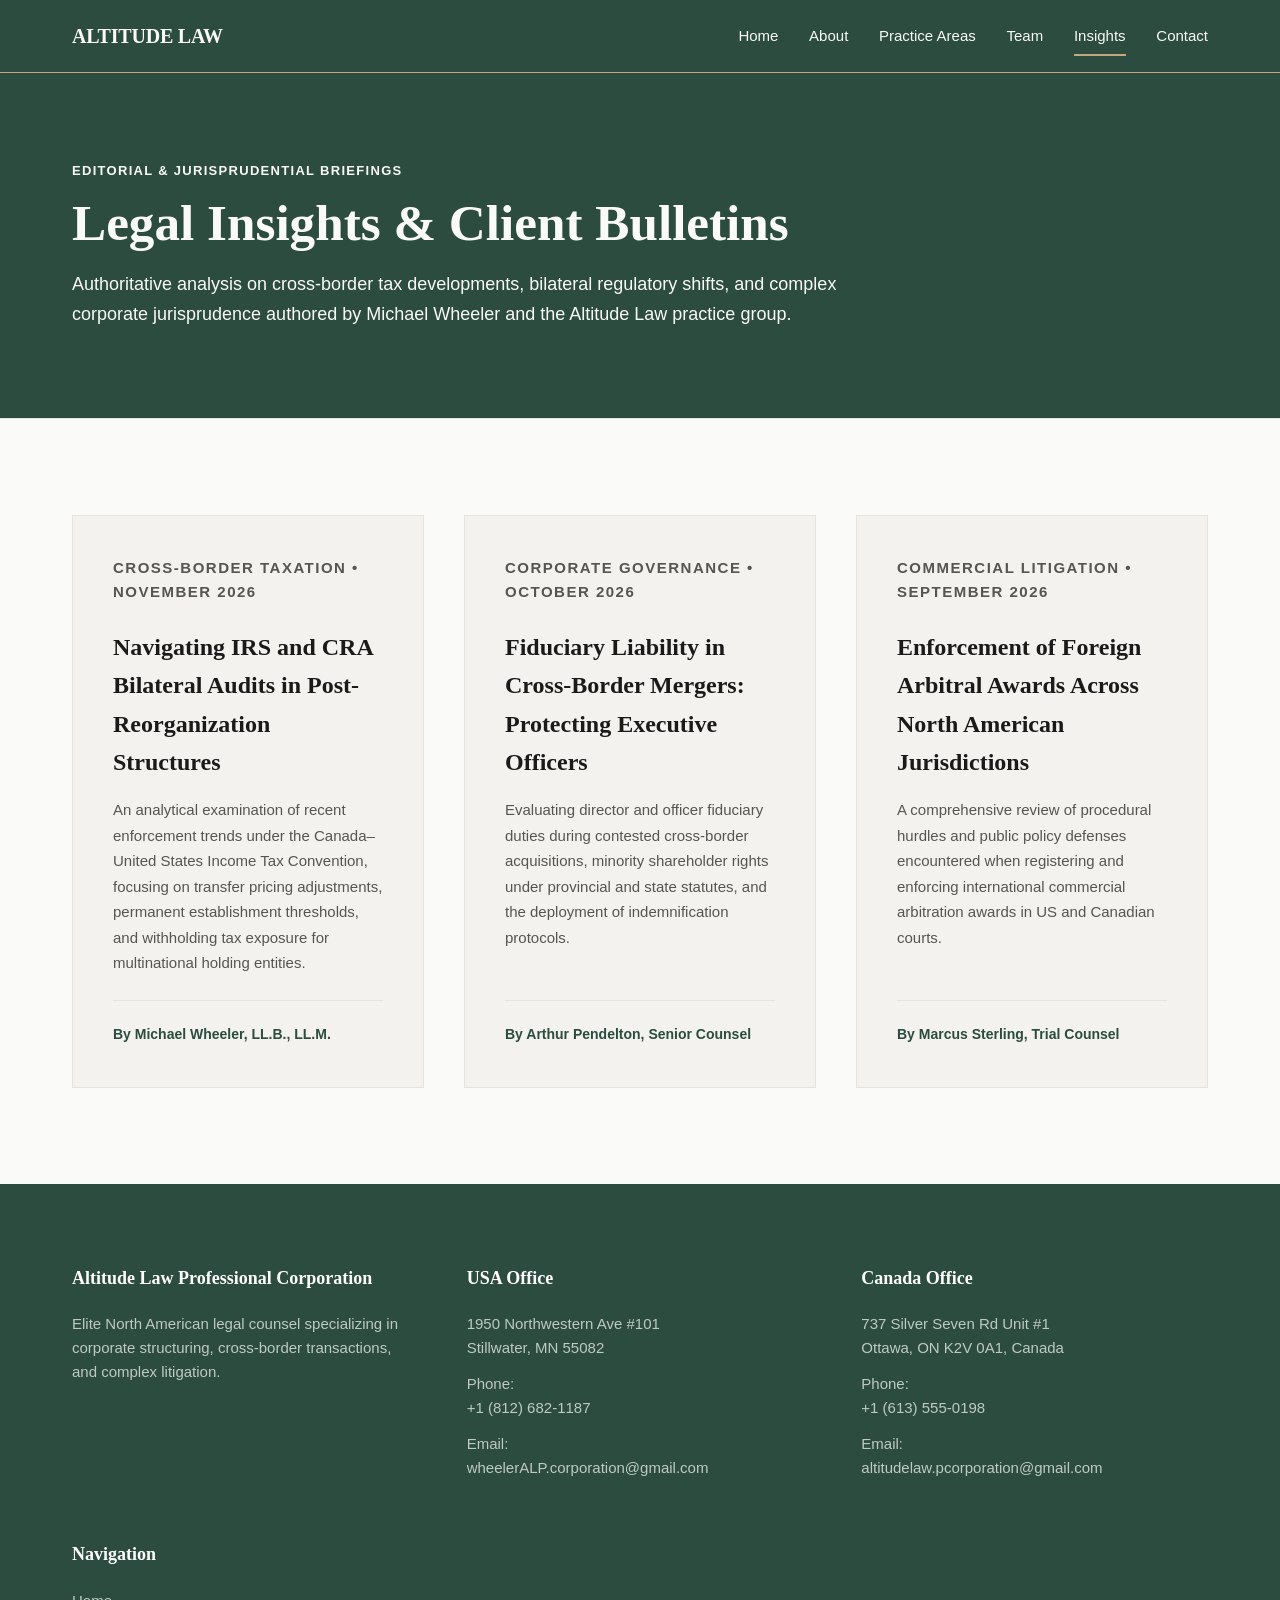
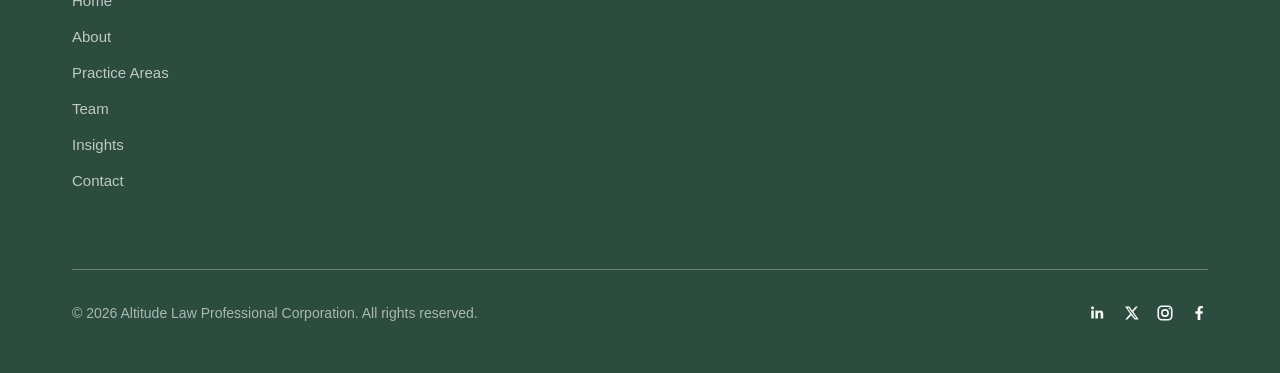
<file: insights.html>
<!DOCTYPE html>
<html lang="en">
<head>
  <meta charset="UTF-8">
  <meta name="viewport" content="width=device-width, initial-scale=1.0">
  <meta name="referrer" content="strict-origin-when-cross-origin">
  <meta http-equiv="Content-Security-Policy" content="default-src 'self'; base-uri 'self'; object-src 'none'; form-action 'self'; frame-src 'none'; img-src 'self' data:; style-src 'self' 'unsafe-inline' https://fonts.googleapis.com; font-src 'self' https://fonts.gstatic.com; script-src 'self'; upgrade-insecure-requests">
  <title>Legal Insights & Briefings | Altitude Law Professional Corporation</title>
  
  <!-- Google Fonts -->
  <link rel="preconnect" href="https://fonts.googleapis.com">
  <link rel="preconnect" href="https://fonts.gstatic.com" crossorigin>
  <link href="https://fonts.googleapis.com/css2?family=Inter:wght@400;500;600&family=Source+Serif+Pro:wght@400;600;700&display=swap" rel="stylesheet">
  
  <!-- Modular CSS Sheets -->
  <link rel="stylesheet" href="/css/variables.css">
  <link rel="stylesheet" href="/css/reset.css">
  <link rel="stylesheet" href="/css/layout.css">
  <link rel="stylesheet" href="/css/components.css">
</head>
<body>

  <!-- Site Header -->
  <header class="site-header">
    <div class="container header-inner">
      <a href="/" class="site-logo">ALTITUDE LAW</a>
      <button class="site-nav-toggle" type="button" aria-label="Open navigation" aria-expanded="false" aria-controls="site-navigation">
        <span class="site-nav-toggle-icon" aria-hidden="true"></span>
      </button>
      <nav class="site-nav" id="site-navigation">
        <ul>
          <li><a href="/">Home</a></li>
          <li><a href="/about/">About</a></li>
          <li><a href="/practice-areas/">Practice Areas</a></li>
          <li><a href="/team/">Team</a></li>
          <li><a href="/insights/" class="active">Insights</a></li>
          <li><a href="/contact/">Contact</a></li>
        </ul>
      </nav>
    </div>
  </header>

  <!-- Main Content -->
  <main>
    <!-- Page Header Hero -->
    <section class="page-hero">
      <div class="container">
        <p class="section-tag">Editorial & Jurisprudential Briefings</p>
        <h1>
          Legal Insights & Client Bulletins
        </h1>
        <p>
          Authoritative analysis on cross-border tax developments, bilateral regulatory shifts, and complex corporate jurisprudence authored by Michael Wheeler and the Altitude Law practice group.
        </p>
      </div>
    </section>

    <!-- Insights Articles Grid -->
    <section style="padding: 6rem 0;">
      <div class="container">
        <div style="display: grid; grid-template-columns: repeat(auto-fit, minmax(340px, 1fr)); gap: 2.5rem;">

          <!-- Article 1 -->
          <article class="card" style="display: flex; flex-direction: column; justify-content: space-between;">
            <div>
              <p class="section-tag">Cross-Border Taxation &bull; November 2026</p>
              <h3 style="font-size: 1.5rem; margin-bottom: 1rem;">Navigating IRS and CRA Bilateral Audits in Post-Reorganization Structures</h3>
              <p style="color: #555552; margin-bottom: 1.5rem; line-height: 1.7;">
                An analytical examination of recent enforcement trends under the Canada–United States Income Tax Convention, focusing on transfer pricing adjustments, permanent establishment thresholds, and withholding tax exposure for multinational holding entities.
              </p>
            </div>
            <div style="border-top: 1px solid var(--color-border); padding-top: 1.25rem;">
              <span style="font-size: 0.875rem; font-weight: 600; color: var(--color-primary);">By Michael Wheeler, LL.B., LL.M.</span>
            </div>
          </article>

          <!-- Article 2 -->
          <article class="card" style="display: flex; flex-direction: column; justify-content: space-between;">
            <div>
              <p class="section-tag">Corporate Governance &bull; October 2026</p>
              <h3 style="font-size: 1.5rem; margin-bottom: 1rem;">Fiduciary Liability in Cross-Border Mergers: Protecting Executive Officers</h3>
              <p style="color: #555552; margin-bottom: 1.5rem; line-height: 1.7;">
                Evaluating director and officer fiduciary duties during contested cross-border acquisitions, minority shareholder rights under provincial and state statutes, and the deployment of indemnification protocols.
              </p>
            </div>
            <div style="border-top: 1px solid var(--color-border); padding-top: 1.25rem;">
              <span style="font-size: 0.875rem; font-weight: 600; color: var(--color-primary);">By Arthur Pendelton, Senior Counsel</span>
            </div>
          </article>

          <!-- Article 3 -->
          <article class="card" style="display: flex; flex-direction: column; justify-content: space-between;">
            <div>
              <p class="section-tag">Commercial Litigation &bull; September 2026</p>
              <h3 style="font-size: 1.5rem; margin-bottom: 1rem;">Enforcement of Foreign Arbitral Awards Across North American Jurisdictions</h3>
              <p style="color: #555552; margin-bottom: 1.5rem; line-height: 1.7;">
                A comprehensive review of procedural hurdles and public policy defenses encountered when registering and enforcing international commercial arbitration awards in US and Canadian courts.
              </p>
            </div>
            <div style="border-top: 1px solid var(--color-border); padding-top: 1.25rem;">
              <span style="font-size: 0.875rem; font-weight: 600; color: var(--color-primary);">By Marcus Sterling, Trial Counsel</span>
            </div>
          </article>

        </div>
      </div>
    </section>
  </main>

  <!-- Site Footer -->
  <footer class="site-footer">
    <div class="container">
      <div class="footer-grid">
        <div class="footer-col">
          <h4>Altitude Law Professional Corporation</h4>
          <p>Elite North American legal counsel specializing in corporate structuring, cross-border transactions, and complex litigation.</p>
        </div>
        <div class="footer-col">
          <h4>USA Office</h4>
          <p>1950 Northwestern Ave #101<br>Stillwater, MN 55082</p>
          <p>Phone: <a href="tel:+18126821187">+1 (812) 682-1187</a></p>
          <p>Email: <a href="mailto:wheelerALP.corporation@gmail.com">wheelerALP.corporation@gmail.com</a></p>
        </div>
        <div class="footer-col">
          <h4>Canada Office</h4>
          <p>737 Silver Seven Rd Unit #1<br>Ottawa, ON K2V 0A1, Canada</p>
          <p>Phone: <a href="tel:+16135550198">+1 (613) 555-0198</a></p>
          <p>Email: <a href="mailto:altitudelaw.pcorporation@gmail.com">altitudelaw.pcorporation@gmail.com</a></p>
        </div>
        <div class="footer-col">
          <h4>Navigation</h4>
          <a href="/">Home</a>
          <a href="/about/">About</a>
          <a href="/practice-areas/">Practice Areas</a>
          <a href="/team/">Team</a>
          <a href="/insights/">Insights</a>
          <a href="/contact/">Contact</a>
        </div>
      </div>
      <div class="footer-bottom">
        <p>&copy; 2026 Altitude Law Professional Corporation. All rights reserved.</p>
        <nav class="footer-social" aria-label="Social media">
          <a href="https://www.linkedin.com/" target="_blank" rel="noopener noreferrer" aria-label="LinkedIn">
            <svg viewBox="0 0 18 18" aria-hidden="true" focusable="false"><path d="M3.3 6.6h2.5v8H3.3v-8Zm1.25-1.1a1.45 1.45 0 1 1 0-2.9 1.45 1.45 0 0 1 0 2.9ZM7.4 6.6h2.4v1.1h.04c.34-.64 1.15-1.32 2.37-1.32 2.53 0 3 1.66 3 3.82v4.4h-2.5v-3.9c0-.93-.02-2.12-1.3-2.12-1.3 0-1.5 1.01-1.5 2.05v3.97H7.4v-8Z"/></svg>
          </a>
          <a href="https://x.com/" target="_blank" rel="noopener noreferrer" aria-label="X">
            <svg viewBox="0 0 18 18" aria-hidden="true" focusable="false"><path d="M13.8 2.5h2.1l-4.6 5.25L16.7 15.5h-4.2l-3.3-4.32L5.4 15.5H3.3l4.93-5.64L3 2.5h4.3l2.98 3.95L13.8 2.5Zm-.74 11.55h1.16L6.7 3.88H5.45l7.61 10.17Z"/></svg>
          </a>
          <a href="https://www.instagram.com/" target="_blank" rel="noopener noreferrer" aria-label="Instagram">
            <svg class="social-instagram" viewBox="0 0 18 18" aria-hidden="true" focusable="false"><rect x="2.25" y="2.25" width="13.5" height="13.5" rx="3.7"/><circle cx="9" cy="9" r="3.15"/><circle cx="13.35" cy="4.85" r=".75" fill="currentColor" stroke="none"/></svg>
          </a>
          <a href="https://www.facebook.com/" target="_blank" rel="noopener noreferrer" aria-label="Facebook">
            <svg viewBox="0 0 18 18" aria-hidden="true" focusable="false"><path d="M10.35 16v-6.37h2.14l.32-2.48h-2.46V5.57c0-.72.2-1.21 1.23-1.21h1.31V2.14c-.23-.03-1.04-.1-1.98-.1-1.96 0-3.3 1.2-3.3 3.4v1.71H5.4v2.48h2.21V16h2.74Z"/></svg>
          </a>
        </nav>
      </div>
    </div>
  </footer>

  <script src="/js/main.js"></script>
</body>
</html>
</file>
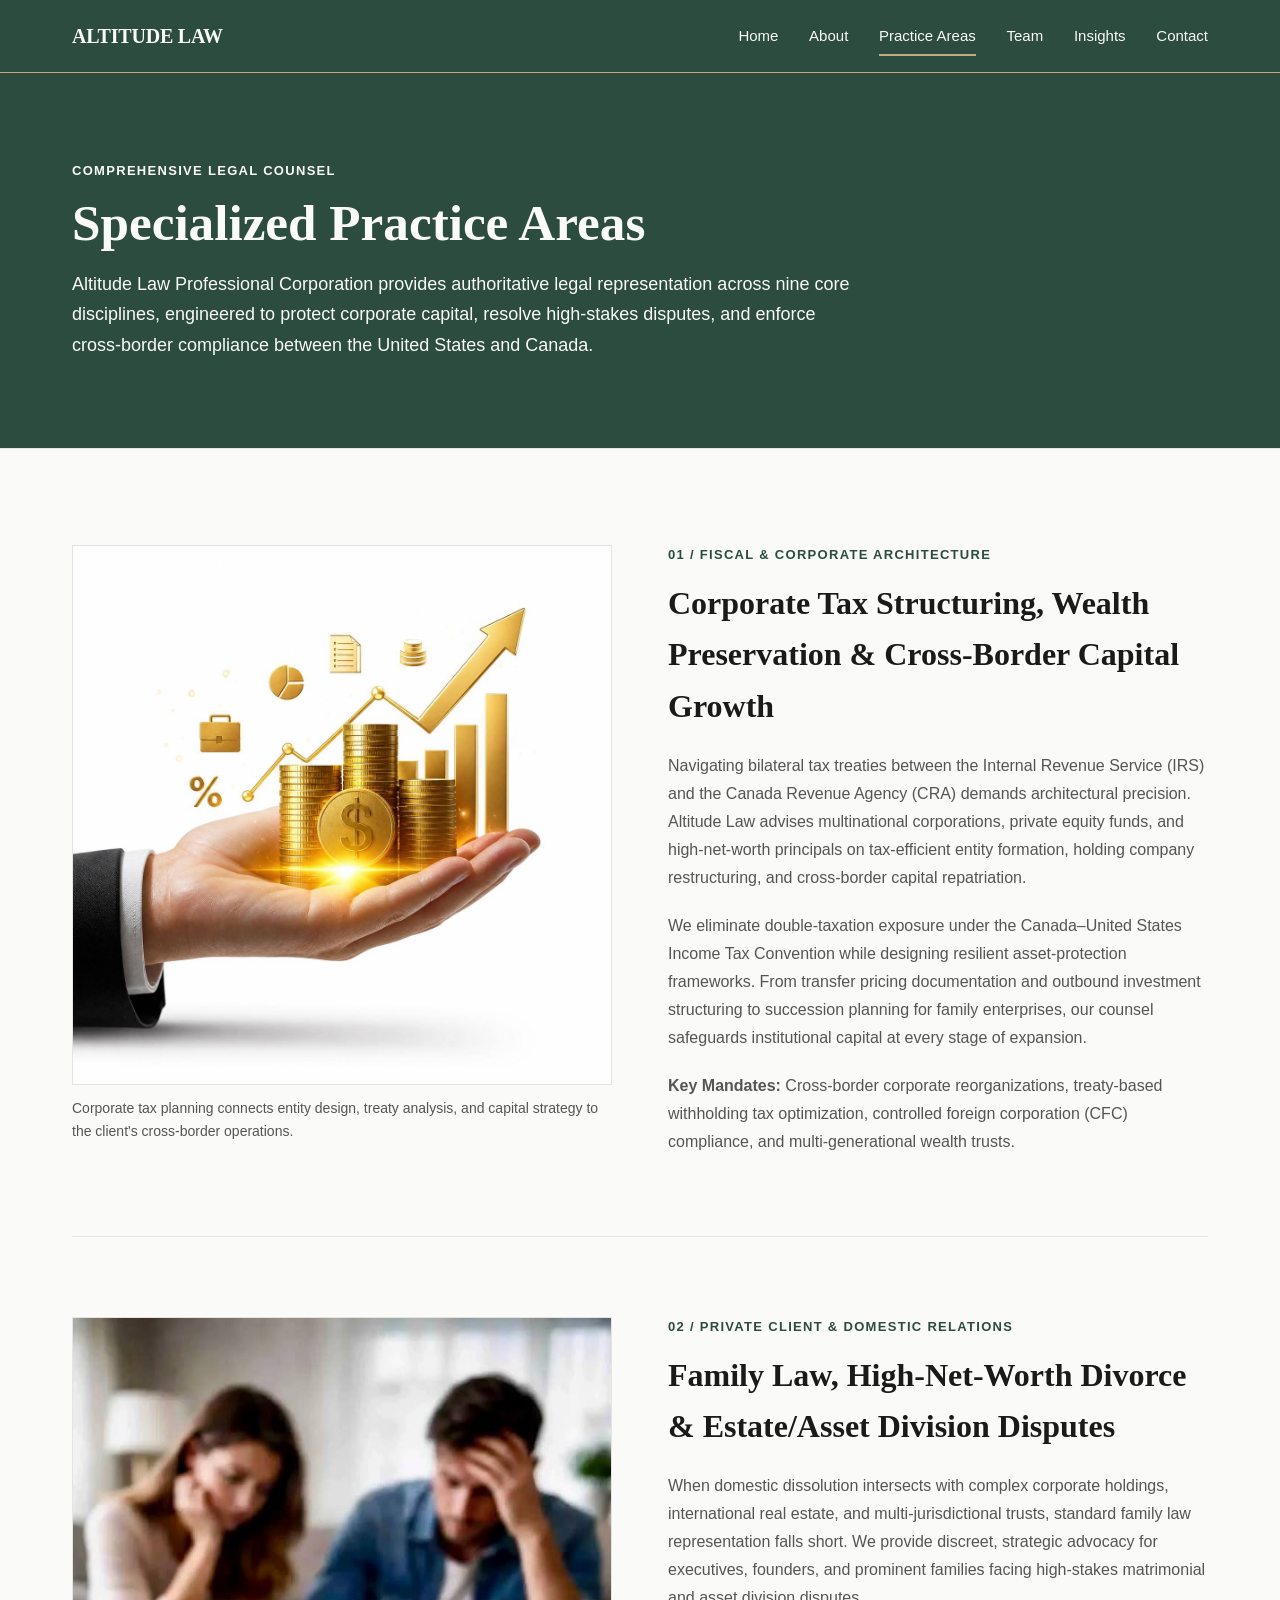
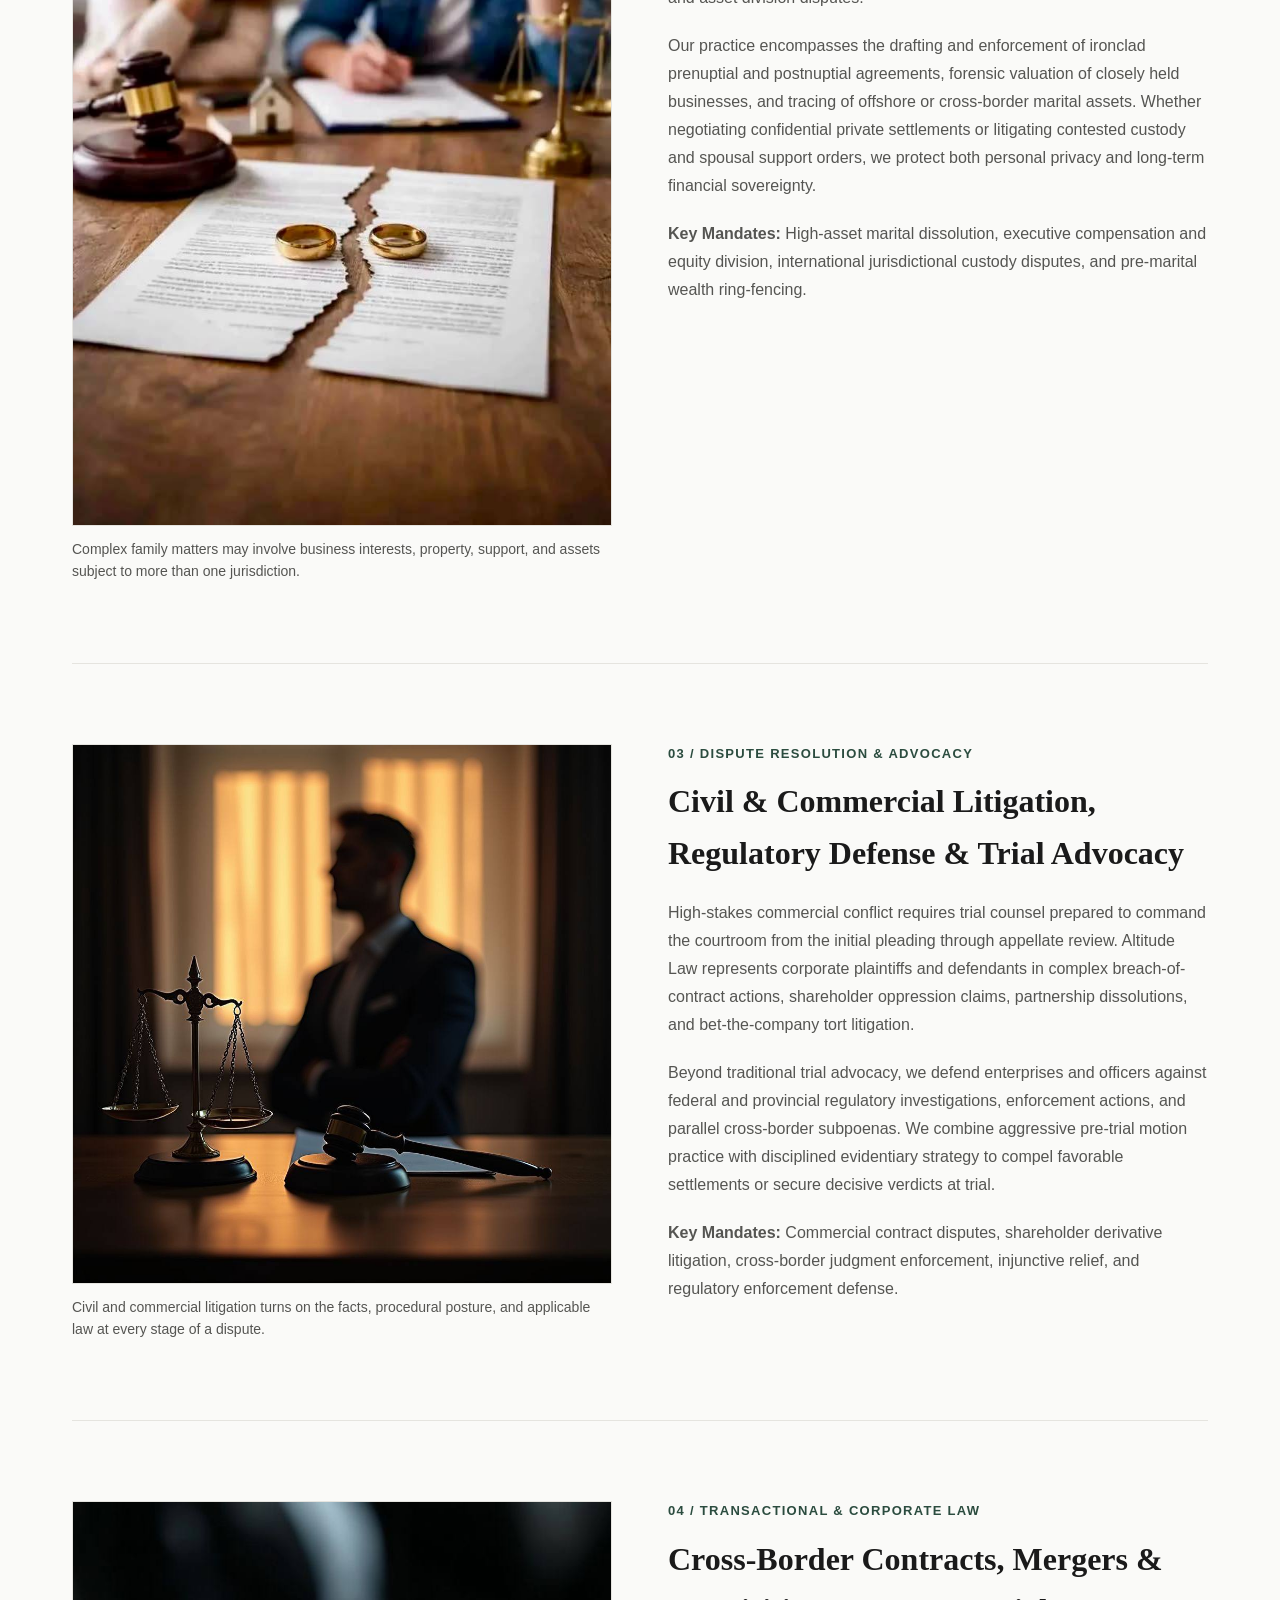
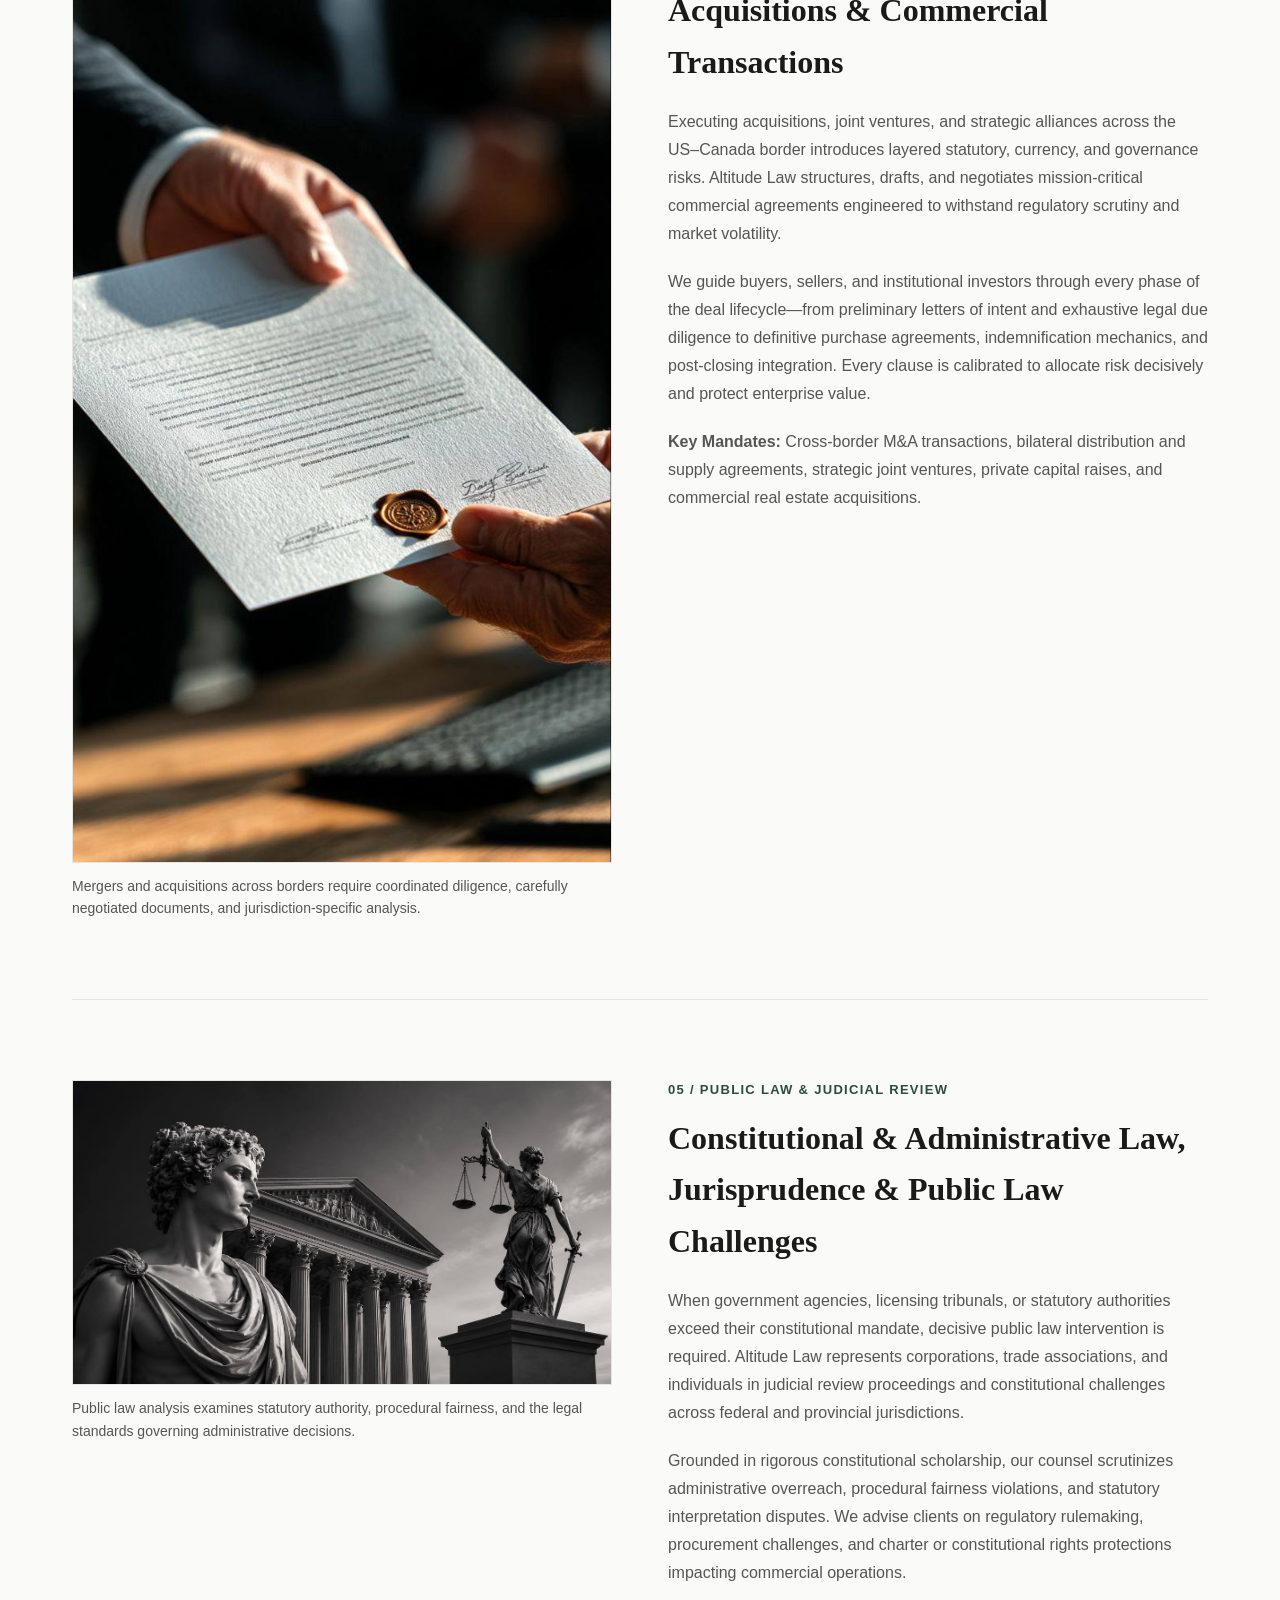
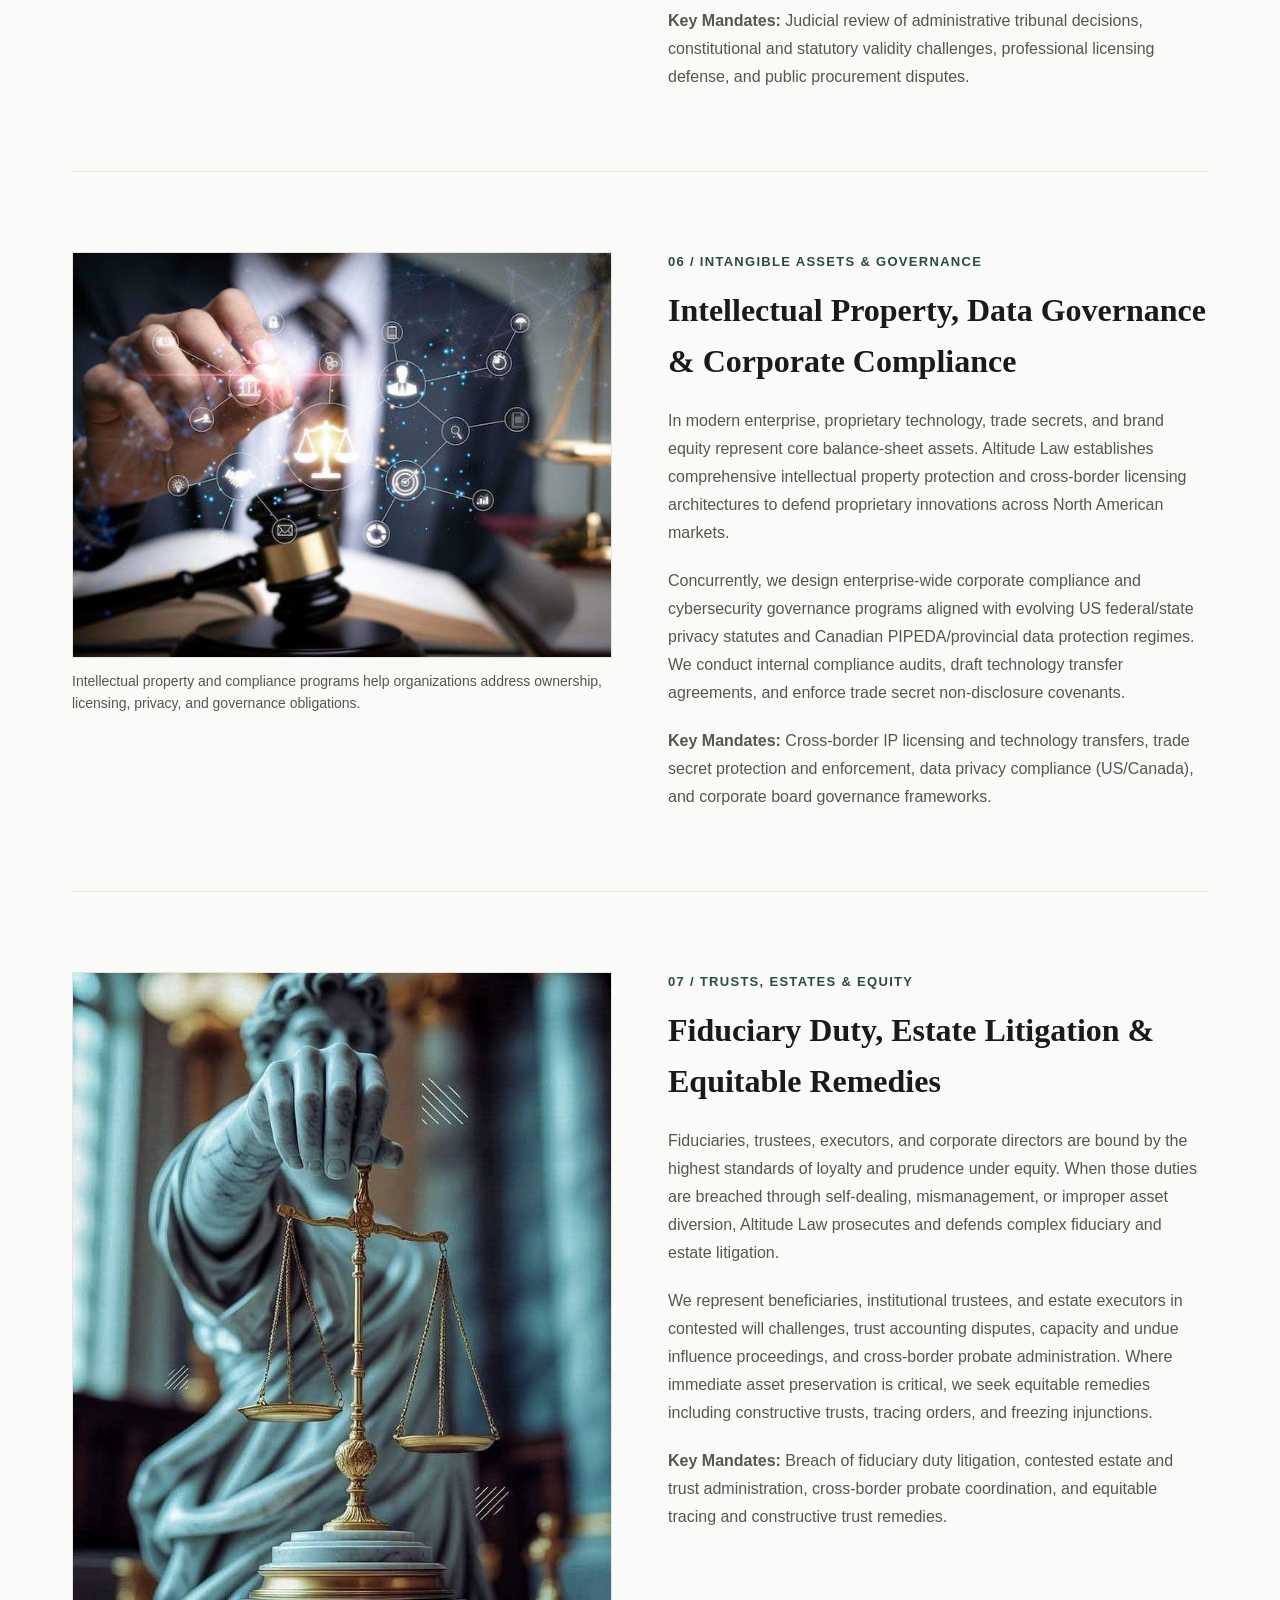
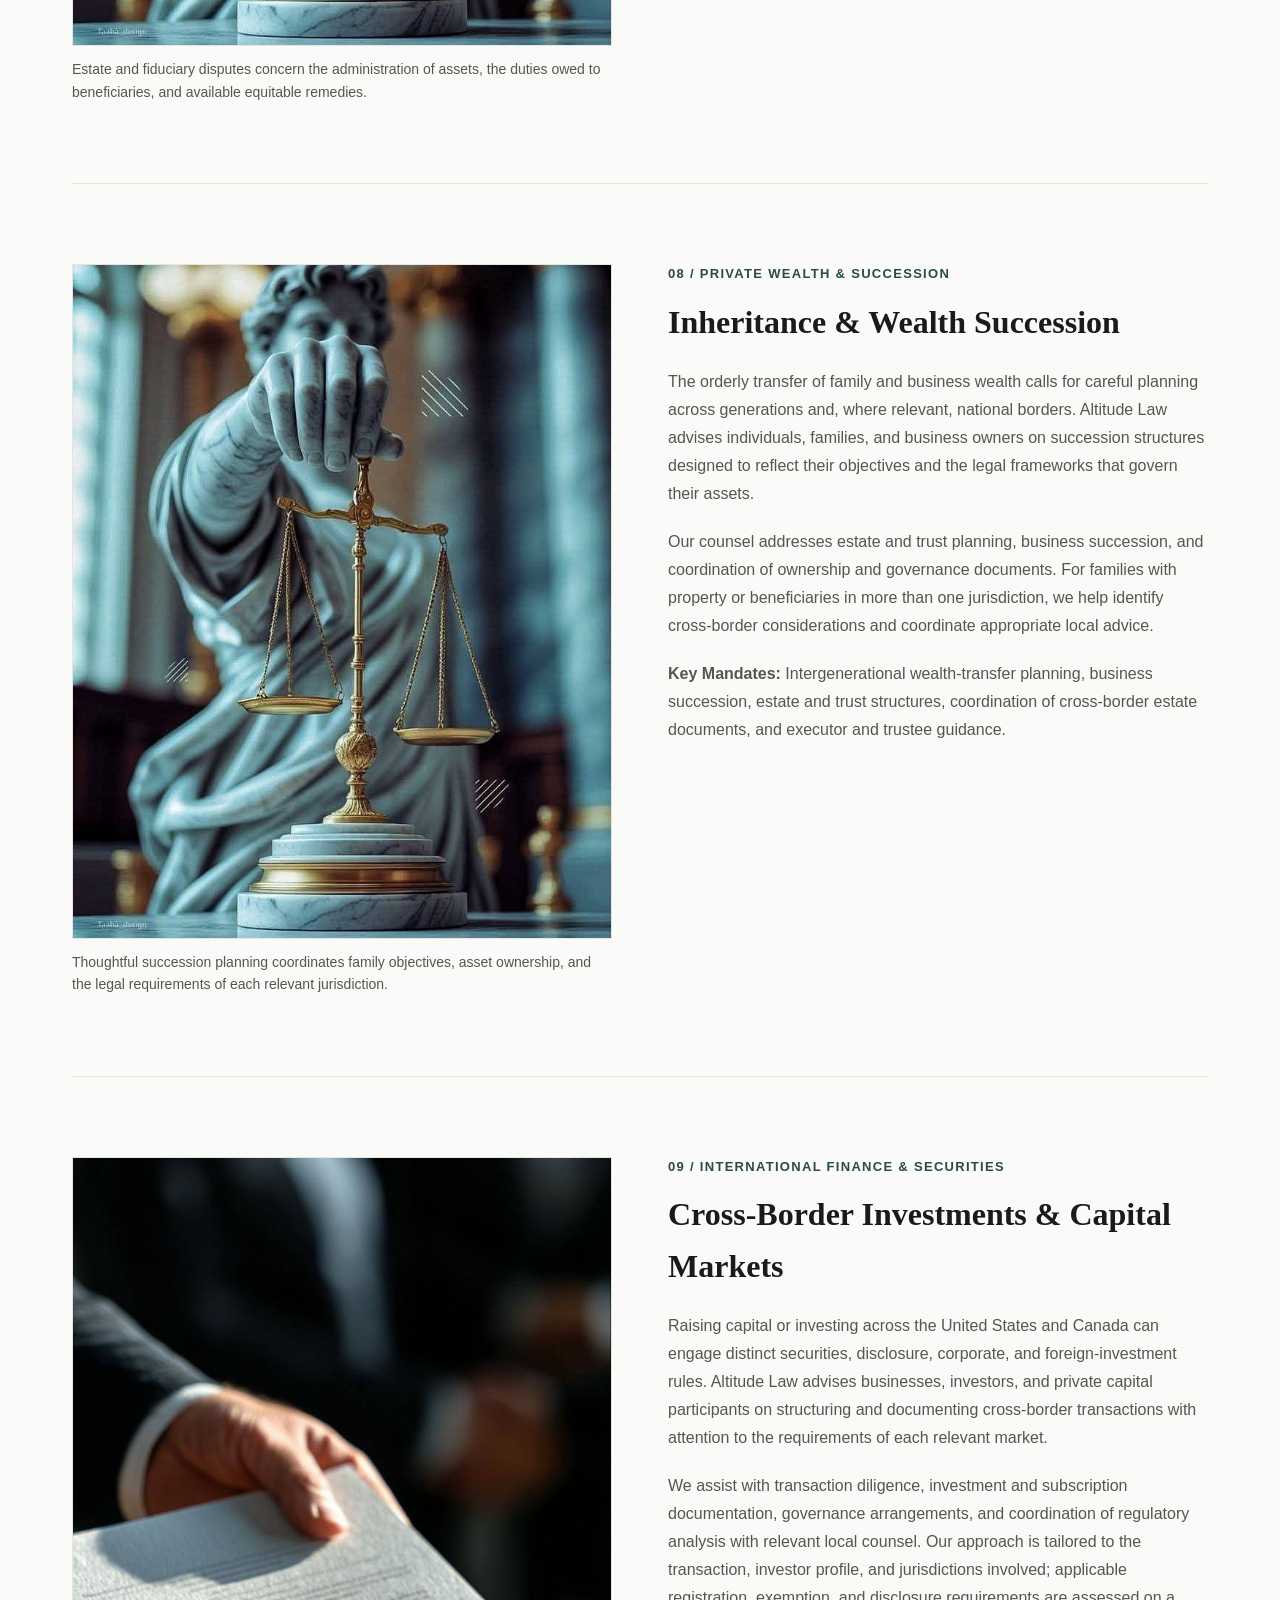
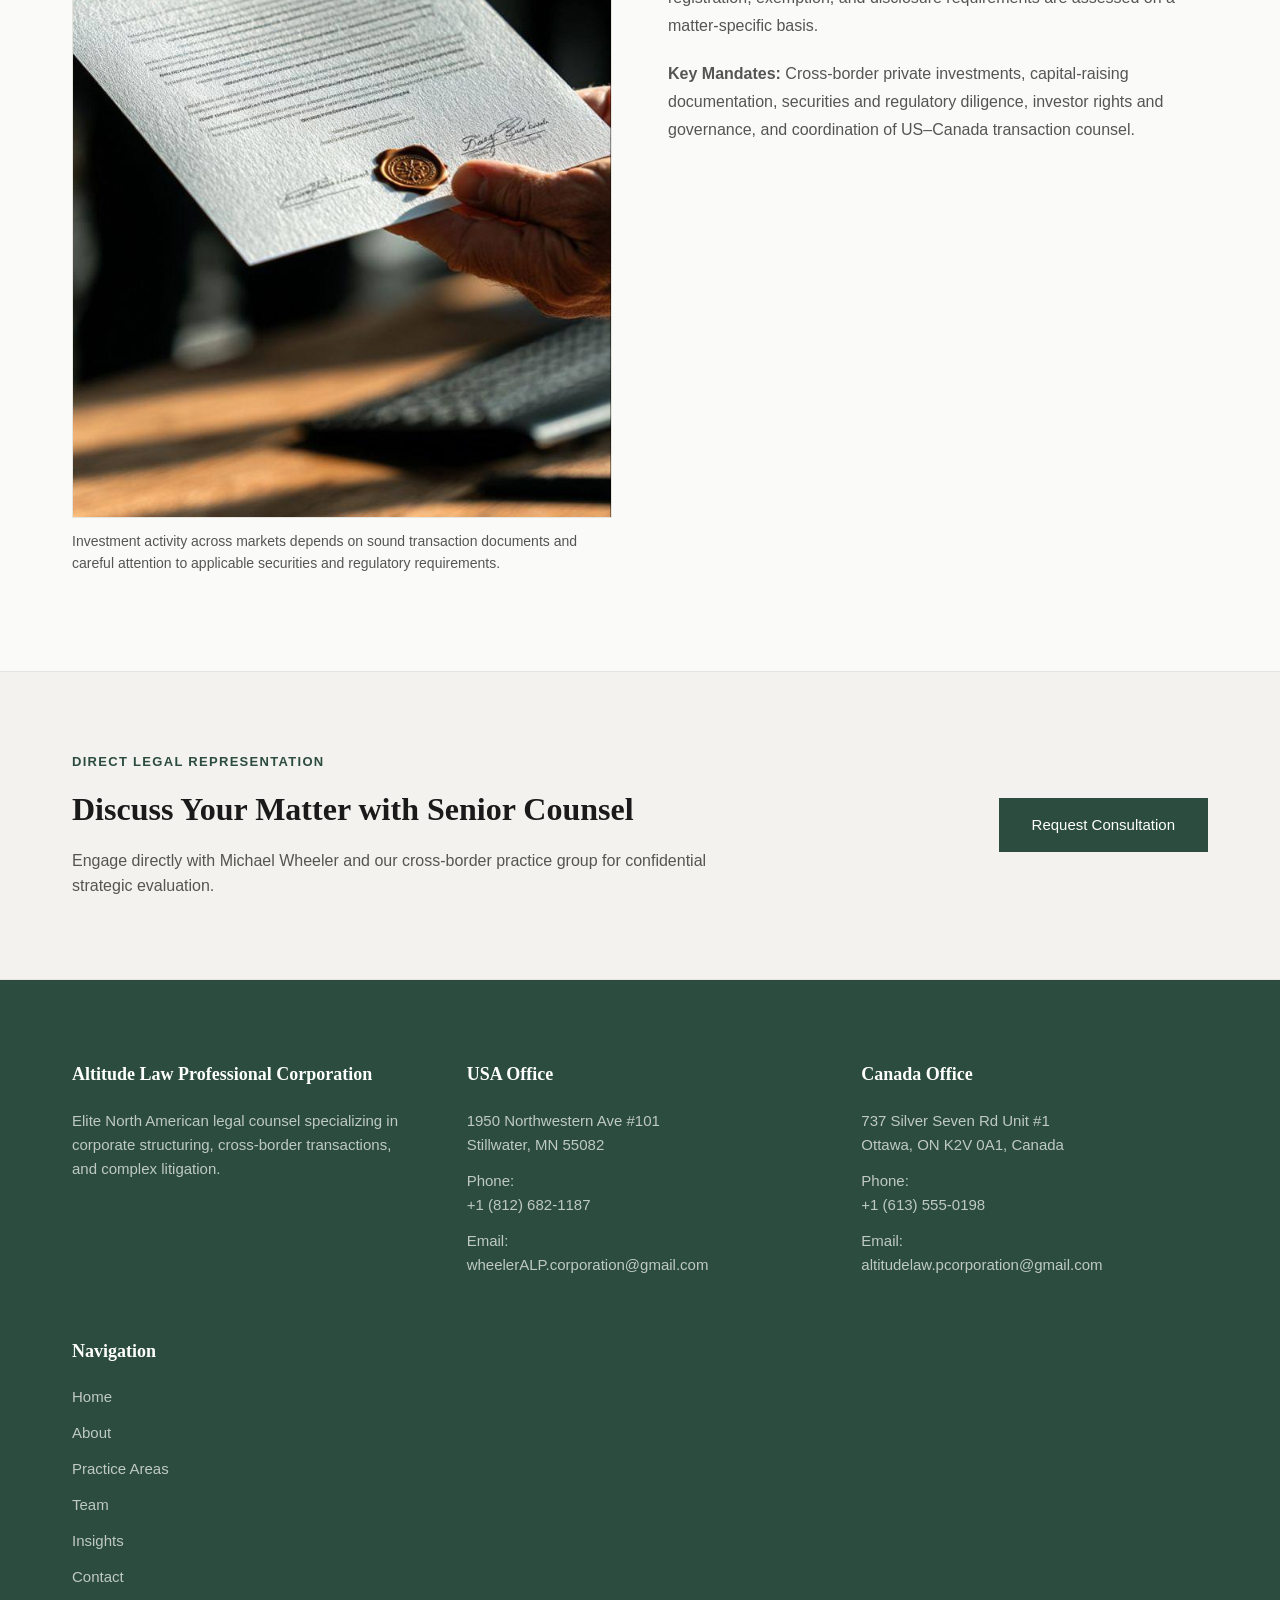
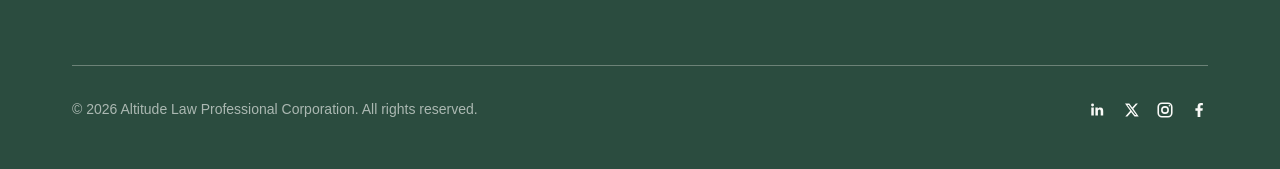
<file: practice-areas.html>
<!DOCTYPE html>
<html lang="en">
<head>
  <meta charset="UTF-8">
  <meta name="viewport" content="width=device-width, initial-scale=1.0">
  <meta name="referrer" content="strict-origin-when-cross-origin">
  <meta http-equiv="Content-Security-Policy" content="default-src 'self'; base-uri 'self'; object-src 'none'; form-action 'self'; frame-src 'none'; img-src 'self' data:; style-src 'self' 'unsafe-inline' https://fonts.googleapis.com; font-src 'self' https://fonts.gstatic.com; script-src 'self'; upgrade-insecure-requests">
  <title>Practice Areas | Altitude Law Professional Corporation</title>
  
  <!-- Google Fonts -->
  <link rel="preconnect" href="https://fonts.googleapis.com">
  <link rel="preconnect" href="https://fonts.gstatic.com" crossorigin>
  <link href="https://fonts.googleapis.com/css2?family=Inter:wght@400;500;600&family=Source+Serif+Pro:wght@400;600;700&display=swap" rel="stylesheet">
  
  <!-- Modular CSS Sheets -->
  <link rel="stylesheet" href="/css/variables.css">
  <link rel="stylesheet" href="/css/reset.css">
  <link rel="stylesheet" href="/css/layout.css">
  <link rel="stylesheet" href="/css/components.css">
</head>
<body>

  <!-- Site Header -->
  <header class="site-header">
    <div class="container header-inner">
      <a href="/" class="site-logo">ALTITUDE LAW</a>
      <button class="site-nav-toggle" type="button" aria-label="Open navigation" aria-expanded="false" aria-controls="site-navigation">
        <span class="site-nav-toggle-icon" aria-hidden="true"></span>
      </button>
      <nav class="site-nav" id="site-navigation">
        <ul>
          <li><a href="/">Home</a></li>
          <li><a href="/about/">About</a></li>
          <li><a href="/practice-areas/" class="active">Practice Areas</a></li>
          <li><a href="/team/">Team</a></li>
          <li><a href="/insights/">Insights</a></li>
          <li><a href="/contact/">Contact</a></li>
        </ul>
      </nav>
    </div>
  </header>

  <!-- Main Content -->
  <main>
    <!-- Page Header Hero -->
    <section class="page-hero">
      <div class="container">
        <p class="section-tag">Comprehensive Legal Counsel</p>
        <h1>
          Specialized Practice Areas
        </h1>
        <p>
          Altitude Law Professional Corporation provides authoritative legal representation across nine core disciplines, engineered to protect corporate capital, resolve high-stakes disputes, and enforce cross-border compliance between the United States and Canada.
        </p>
      </div>
    </section>

    <!-- Practice Areas Editorial Blocks -->
    <section style="padding: 6rem 0;">
      <div class="container">
        <div style="display: flex; flex-direction: column; gap: 5rem;">

          <!-- Practice Area 1: corporate tax -->
          <article style="display: grid; grid-template-columns: repeat(auto-fit, minmax(320px, 1fr)); gap: 3.5rem; align-items: start; padding-bottom: 5rem; border-bottom: 1px solid var(--color-border);">
            <div>
              <img src="/assets/images/corporate-tax.jpg" alt="Corporate Tax Structuring, Wealth Preservation & Cross-Border Capital Growth" style="width: 100%; border: 1px solid var(--color-border);">
              <p style="font-size: 0.875rem; color: #555552; margin-top: 0.75rem; line-height: 1.6;">Corporate tax planning connects entity design, treaty analysis, and capital strategy to the client's cross-border operations.</p>
            </div>
            <div>
              <p class="section-tag">01 / Fiscal & Corporate Architecture</p>
              <h2 style="font-family: var(--font-serif); font-size: 2rem; margin-bottom: 1.25rem; color: var(--color-text);">
                Corporate Tax Structuring, Wealth Preservation & Cross-Border Capital Growth
              </h2>
              <p style="color: #555552; margin-bottom: 1.25rem; line-height: 1.75;">
                Navigating bilateral tax treaties between the Internal Revenue Service (IRS) and the Canada Revenue Agency (CRA) demands architectural precision. Altitude Law advises multinational corporations, private equity funds, and high-net-worth principals on tax-efficient entity formation, holding company restructuring, and cross-border capital repatriation.
              </p>
              <p style="color: #555552; margin-bottom: 1.25rem; line-height: 1.75;">
                We eliminate double-taxation exposure under the Canada–United States Income Tax Convention while designing resilient asset-protection frameworks. From transfer pricing documentation and outbound investment structuring to succession planning for family enterprises, our counsel safeguards institutional capital at every stage of expansion.
              </p>
              <p style="color: #555552; line-height: 1.75;">
                <strong>Key Mandates:</strong> Cross-border corporate reorganizations, treaty-based withholding tax optimization, controlled foreign corporation (CFC) compliance, and multi-generational wealth trusts.
              </p>
            </div>
          </article>

          <!-- Practice Area 2: family law -->
          <article style="display: grid; grid-template-columns: repeat(auto-fit, minmax(320px, 1fr)); gap: 3.5rem; align-items: start; padding-bottom: 5rem; border-bottom: 1px solid var(--color-border);">
            <div>
              <img src="/assets/images/family-law.jpg" alt="Family Law, High-Net-Worth Divorce & Estate/Asset Division Disputes" style="width: 100%; border: 1px solid var(--color-border);">
              <p style="font-size: 0.875rem; color: #555552; margin-top: 0.75rem; line-height: 1.6;">Complex family matters may involve business interests, property, support, and assets subject to more than one jurisdiction.</p>
            </div>
            <div>
              <p class="section-tag">02 / Private Client & Domestic Relations</p>
              <h2 style="font-family: var(--font-serif); font-size: 2rem; margin-bottom: 1.25rem; color: var(--color-text);">
                Family Law, High-Net-Worth Divorce & Estate/Asset Division Disputes
              </h2>
              <p style="color: #555552; margin-bottom: 1.25rem; line-height: 1.75;">
                When domestic dissolution intersects with complex corporate holdings, international real estate, and multi-jurisdictional trusts, standard family law representation falls short. We provide discreet, strategic advocacy for executives, founders, and prominent families facing high-stakes matrimonial and asset division disputes.
              </p>
              <p style="color: #555552; margin-bottom: 1.25rem; line-height: 1.75;">
                Our practice encompasses the drafting and enforcement of ironclad prenuptial and postnuptial agreements, forensic valuation of closely held businesses, and tracing of offshore or cross-border marital assets. Whether negotiating confidential private settlements or litigating contested custody and spousal support orders, we protect both personal privacy and long-term financial sovereignty.
              </p>
              <p style="color: #555552; line-height: 1.75;">
                <strong>Key Mandates:</strong> High-asset marital dissolution, executive compensation and equity division, international jurisdictional custody disputes, and pre-marital wealth ring-fencing.
              </p>
            </div>
          </article>

          <!-- Practice Area 3: civil litigation -->
          <article style="display: grid; grid-template-columns: repeat(auto-fit, minmax(320px, 1fr)); gap: 3.5rem; align-items: start; padding-bottom: 5rem; border-bottom: 1px solid var(--color-border);">
            <div>
              <img src="/assets/images/civil-litigation.jpg" alt="Civil & Commercial Litigation, Regulatory Defense & Trial Advocacy" style="width: 100%; border: 1px solid var(--color-border);">
              <p style="font-size: 0.875rem; color: #555552; margin-top: 0.75rem; line-height: 1.6;">Civil and commercial litigation turns on the facts, procedural posture, and applicable law at every stage of a dispute.</p>
            </div>
            <div>
              <p class="section-tag">03 / Dispute Resolution & Advocacy</p>
              <h2 style="font-family: var(--font-serif); font-size: 2rem; margin-bottom: 1.25rem; color: var(--color-text);">
                Civil & Commercial Litigation, Regulatory Defense & Trial Advocacy
              </h2>
              <p style="color: #555552; margin-bottom: 1.25rem; line-height: 1.75;">
                High-stakes commercial conflict requires trial counsel prepared to command the courtroom from the initial pleading through appellate review. Altitude Law represents corporate plaintiffs and defendants in complex breach-of-contract actions, shareholder oppression claims, partnership dissolutions, and bet-the-company tort litigation.
              </p>
              <p style="color: #555552; margin-bottom: 1.25rem; line-height: 1.75;">
                Beyond traditional trial advocacy, we defend enterprises and officers against federal and provincial regulatory investigations, enforcement actions, and parallel cross-border subpoenas. We combine aggressive pre-trial motion practice with disciplined evidentiary strategy to compel favorable settlements or secure decisive verdicts at trial.
              </p>
              <p style="color: #555552; line-height: 1.75;">
                <strong>Key Mandates:</strong> Commercial contract disputes, shareholder derivative litigation, cross-border judgment enforcement, injunctive relief, and regulatory enforcement defense.
              </p>
            </div>
          </article>

          <!-- Practice Area 4: cross-border M&A -->
          <article style="display: grid; grid-template-columns: repeat(auto-fit, minmax(320px, 1fr)); gap: 3.5rem; align-items: start; padding-bottom: 5rem; border-bottom: 1px solid var(--color-border);">
            <div>
              <img src="/assets/images/cross-border-ma.jpg" alt="Cross-Border Contracts, Mergers & Acquisitions & Commercial Transactions" style="width: 100%; border: 1px solid var(--color-border);">
              <p style="font-size: 0.875rem; color: #555552; margin-top: 0.75rem; line-height: 1.6;">Mergers and acquisitions across borders require coordinated diligence, carefully negotiated documents, and jurisdiction-specific analysis.</p>
            </div>
            <div>
              <p class="section-tag">04 / Transactional & Corporate Law</p>
              <h2 style="font-family: var(--font-serif); font-size: 2rem; margin-bottom: 1.25rem; color: var(--color-text);">
                Cross-Border Contracts, Mergers & Acquisitions & Commercial Transactions
              </h2>
              <p style="color: #555552; margin-bottom: 1.25rem; line-height: 1.75;">
                Executing acquisitions, joint ventures, and strategic alliances across the US–Canada border introduces layered statutory, currency, and governance risks. Altitude Law structures, drafts, and negotiates mission-critical commercial agreements engineered to withstand regulatory scrutiny and market volatility.
              </p>
              <p style="color: #555552; margin-bottom: 1.25rem; line-height: 1.75;">
                We guide buyers, sellers, and institutional investors through every phase of the deal lifecycle—from preliminary letters of intent and exhaustive legal due diligence to definitive purchase agreements, indemnification mechanics, and post-closing integration. Every clause is calibrated to allocate risk decisively and protect enterprise value.
              </p>
              <p style="color: #555552; line-height: 1.75;">
                <strong>Key Mandates:</strong> Cross-border M&A transactions, bilateral distribution and supply agreements, strategic joint ventures, private capital raises, and commercial real estate acquisitions.
              </p>
            </div>
          </article>

          <!-- Practice Area 5: constitutional law -->
          <article style="display: grid; grid-template-columns: repeat(auto-fit, minmax(320px, 1fr)); gap: 3.5rem; align-items: start; padding-bottom: 5rem; border-bottom: 1px solid var(--color-border);">
            <div>
              <img src="/assets/images/constitutional-law.jpg" alt="Constitutional & Administrative Law, Jurisprudence & Public Policy" style="width: 100%; border: 1px solid var(--color-border);">
              <p style="font-size: 0.875rem; color: #555552; margin-top: 0.75rem; line-height: 1.6;">Public law analysis examines statutory authority, procedural fairness, and the legal standards governing administrative decisions.</p>
            </div>
            <div>
              <p class="section-tag">05 / Public Law & Judicial Review</p>
              <h2 style="font-family: var(--font-serif); font-size: 2rem; margin-bottom: 1.25rem; color: var(--color-text);">
                Constitutional & Administrative Law, Jurisprudence & Public Law Challenges
              </h2>
              <p style="color: #555552; margin-bottom: 1.25rem; line-height: 1.75;">
                When government agencies, licensing tribunals, or statutory authorities exceed their constitutional mandate, decisive public law intervention is required. Altitude Law represents corporations, trade associations, and individuals in judicial review proceedings and constitutional challenges across federal and provincial jurisdictions.
              </p>
              <p style="color: #555552; margin-bottom: 1.25rem; line-height: 1.75;">
                Grounded in rigorous constitutional scholarship, our counsel scrutinizes administrative overreach, procedural fairness violations, and statutory interpretation disputes. We advise clients on regulatory rulemaking, procurement challenges, and charter or constitutional rights protections impacting commercial operations.
              </p>
              <p style="color: #555552; line-height: 1.75;">
                <strong>Key Mandates:</strong> Judicial review of administrative tribunal decisions, constitutional and statutory validity challenges, professional licensing defense, and public procurement disputes.
              </p>
            </div>
          </article>

          <!-- Practice Area 6: intellectual property and compliance -->
          <article style="display: grid; grid-template-columns: repeat(auto-fit, minmax(320px, 1fr)); gap: 3.5rem; align-items: start; padding-bottom: 5rem; border-bottom: 1px solid var(--color-border);">
            <div>
              <img src="/assets/images/ip-compliance.jpg" alt="Intellectual Property, Corporate Compliance & Modern Cross-Border Counsel" style="width: 100%; border: 1px solid var(--color-border);">
              <p style="font-size: 0.875rem; color: #555552; margin-top: 0.75rem; line-height: 1.6;">Intellectual property and compliance programs help organizations address ownership, licensing, privacy, and governance obligations.</p>
            </div>
            <div>
              <p class="section-tag">06 / Intangible Assets & Governance</p>
              <h2 style="font-family: var(--font-serif); font-size: 2rem; margin-bottom: 1.25rem; color: var(--color-text);">
                Intellectual Property, Data Governance & Corporate Compliance
              </h2>
              <p style="color: #555552; margin-bottom: 1.25rem; line-height: 1.75;">
                In modern enterprise, proprietary technology, trade secrets, and brand equity represent core balance-sheet assets. Altitude Law establishes comprehensive intellectual property protection and cross-border licensing architectures to defend proprietary innovations across North American markets.
              </p>
              <p style="color: #555552; margin-bottom: 1.25rem; line-height: 1.75;">
                Concurrently, we design enterprise-wide corporate compliance and cybersecurity governance programs aligned with evolving US federal/state privacy statutes and Canadian PIPEDA/provincial data protection regimes. We conduct internal compliance audits, draft technology transfer agreements, and enforce trade secret non-disclosure covenants.
              </p>
              <p style="color: #555552; line-height: 1.75;">
                <strong>Key Mandates:</strong> Cross-border IP licensing and technology transfers, trade secret protection and enforcement, data privacy compliance (US/Canada), and corporate board governance frameworks.
              </p>
            </div>
          </article>

          <!-- Practice Area 7: fiduciary and estates -->
          <article style="display: grid; grid-template-columns: repeat(auto-fit, minmax(320px, 1fr)); gap: 3.5rem; align-items: start; padding-bottom: 5rem; border-bottom: 1px solid var(--color-border);">
            <div>
              <img src="/assets/images/fiduciary-estates.jpg" alt="Fiduciary Duty, Estate Litigation & Equitable Remedies" style="width: 100%; border: 1px solid var(--color-border);">
              <p style="font-size: 0.875rem; color: #555552; margin-top: 0.75rem; line-height: 1.6;">Estate and fiduciary disputes concern the administration of assets, the duties owed to beneficiaries, and available equitable remedies.</p>
            </div>
            <div>
              <p class="section-tag">07 / Trusts, Estates & Equity</p>
              <h2 style="font-family: var(--font-serif); font-size: 2rem; margin-bottom: 1.25rem; color: var(--color-text);">
                Fiduciary Duty, Estate Litigation & Equitable Remedies
              </h2>
              <p style="color: #555552; margin-bottom: 1.25rem; line-height: 1.75;">
                Fiduciaries, trustees, executors, and corporate directors are bound by the highest standards of loyalty and prudence under equity. When those duties are breached through self-dealing, mismanagement, or improper asset diversion, Altitude Law prosecutes and defends complex fiduciary and estate litigation.
              </p>
              <p style="color: #555552; margin-bottom: 1.25rem; line-height: 1.75;">
                We represent beneficiaries, institutional trustees, and estate executors in contested will challenges, trust accounting disputes, capacity and undue influence proceedings, and cross-border probate administration. Where immediate asset preservation is critical, we seek equitable remedies including constructive trusts, tracing orders, and freezing injunctions.
              </p>
              <p style="color: #555552; line-height: 1.75;">
                <strong>Key Mandates:</strong> Breach of fiduciary duty litigation, contested estate and trust administration, cross-border probate coordination, and equitable tracing and constructive trust remedies.
              </p>
            </div>
          </article>

          <!-- Practice Area 8: inheritance and wealth succession -->
          <article style="display: grid; grid-template-columns: repeat(auto-fit, minmax(320px, 1fr)); gap: 3.5rem; align-items: start; padding-bottom: 5rem; border-bottom: 1px solid var(--color-border);">
            <div>
              <img src="/assets/images/fiduciary-estates.jpg" alt="Inheritance Planning and Intergenerational Wealth Succession" style="width: 100%; border: 1px solid var(--color-border);">
              <p style="font-size: 0.875rem; color: #555552; margin-top: 0.75rem; line-height: 1.6;">Thoughtful succession planning coordinates family objectives, asset ownership, and the legal requirements of each relevant jurisdiction.</p>
            </div>
            <div>
              <p class="section-tag">08 / Private Wealth & Succession</p>
              <h2 style="font-family: var(--font-serif); font-size: 2rem; margin-bottom: 1.25rem; color: var(--color-text);">
                Inheritance & Wealth Succession
              </h2>
              <p style="color: #555552; margin-bottom: 1.25rem; line-height: 1.75;">
                The orderly transfer of family and business wealth calls for careful planning across generations and, where relevant, national borders. Altitude Law advises individuals, families, and business owners on succession structures designed to reflect their objectives and the legal frameworks that govern their assets.
              </p>
              <p style="color: #555552; margin-bottom: 1.25rem; line-height: 1.75;">
                Our counsel addresses estate and trust planning, business succession, and coordination of ownership and governance documents. For families with property or beneficiaries in more than one jurisdiction, we help identify cross-border considerations and coordinate appropriate local advice.
              </p>
              <p style="color: #555552; line-height: 1.75;">
                <strong>Key Mandates:</strong> Intergenerational wealth-transfer planning, business succession, estate and trust structures, coordination of cross-border estate documents, and executor and trustee guidance.
              </p>
            </div>
          </article>

          <!-- Practice Area 9: cross-border investments and capital markets -->
          <article style="display: grid; grid-template-columns: repeat(auto-fit, minmax(320px, 1fr)); gap: 3.5rem; align-items: start;">
            <div>
              <img src="/assets/images/cross-border-ma.jpg" alt="Cross-Border Investment Transactions and Capital Markets" style="width: 100%; border: 1px solid var(--color-border);">
              <p style="font-size: 0.875rem; color: #555552; margin-top: 0.75rem; line-height: 1.6;">Investment activity across markets depends on sound transaction documents and careful attention to applicable securities and regulatory requirements.</p>
            </div>
            <div>
              <p class="section-tag">09 / International Finance & Securities</p>
              <h2 style="font-family: var(--font-serif); font-size: 2rem; margin-bottom: 1.25rem; color: var(--color-text);">
                Cross-Border Investments & Capital Markets
              </h2>
              <p style="color: #555552; margin-bottom: 1.25rem; line-height: 1.75;">
                Raising capital or investing across the United States and Canada can engage distinct securities, disclosure, corporate, and foreign-investment rules. Altitude Law advises businesses, investors, and private capital participants on structuring and documenting cross-border transactions with attention to the requirements of each relevant market.
              </p>
              <p style="color: #555552; margin-bottom: 1.25rem; line-height: 1.75;">
                We assist with transaction diligence, investment and subscription documentation, governance arrangements, and coordination of regulatory analysis with relevant local counsel. Our approach is tailored to the transaction, investor profile, and jurisdictions involved; applicable registration, exemption, and disclosure requirements are assessed on a matter-specific basis.
              </p>
              <p style="color: #555552; line-height: 1.75;">
                <strong>Key Mandates:</strong> Cross-border private investments, capital-raising documentation, securities and regulatory diligence, investor rights and governance, and coordination of US–Canada transaction counsel.
              </p>
            </div>
          </article>

        </div>
      </div>
    </section>

    <!-- Consultation Callout Banner -->
    <section class="surface-section" style="padding: 5rem 0;">
      <div class="container" style="display: flex; justify-content: space-between; align-items: center; flex-wrap: wrap; gap: 2rem;">
        <div style="max-width: 650px;">
          <p class="section-tag">Direct Legal Representation</p>
          <h2 style="font-family: var(--font-serif); font-size: 2rem; color: var(--color-text); margin-bottom: 0.75rem;">
            Discuss Your Matter with Senior Counsel
          </h2>
          <p style="color: #555552; font-size: 1rem;">
            Engage directly with Michael Wheeler and our cross-border practice group for confidential strategic evaluation.
          </p>
        </div>
        <div>
          <a href="/contact/" class="btn btn-primary">Request Consultation</a>
        </div>
      </div>
    </section>
  </main>

  <!-- Site Footer -->
  <footer class="site-footer">
    <div class="container">
      <div class="footer-grid">
        <div class="footer-col">
          <h4>Altitude Law Professional Corporation</h4>
          <p>Elite North American legal counsel specializing in corporate structuring, cross-border transactions, and complex litigation.</p>
        </div>
        <div class="footer-col">
          <h4>USA Office</h4>
          <p>1950 Northwestern Ave #101<br>Stillwater, MN 55082</p>
          <p>Phone: <a href="tel:+18126821187">+1 (812) 682-1187</a></p>
          <p>Email: <a href="mailto:wheelerALP.corporation@gmail.com">wheelerALP.corporation@gmail.com</a></p>
        </div>
        <div class="footer-col">
          <h4>Canada Office</h4>
          <p>737 Silver Seven Rd Unit #1<br>Ottawa, ON K2V 0A1, Canada</p>
          <p>Phone: <a href="tel:+16135550198">+1 (613) 555-0198</a></p>
          <p>Email: <a href="mailto:altitudelaw.pcorporation@gmail.com">altitudelaw.pcorporation@gmail.com</a></p>
        </div>
        <div class="footer-col">
          <h4>Navigation</h4>
          <a href="/">Home</a>
          <a href="/about/">About</a>
          <a href="/practice-areas/">Practice Areas</a>
          <a href="/team/">Team</a>
          <a href="/insights/">Insights</a>
          <a href="/contact/">Contact</a>
        </div>
      </div>
      <div class="footer-bottom">
        <p>&copy; 2026 Altitude Law Professional Corporation. All rights reserved.</p>
        <nav class="footer-social" aria-label="Social media">
          <a href="https://www.linkedin.com/" target="_blank" rel="noopener noreferrer" aria-label="LinkedIn">
            <svg viewBox="0 0 18 18" aria-hidden="true" focusable="false"><path d="M3.3 6.6h2.5v8H3.3v-8Zm1.25-1.1a1.45 1.45 0 1 1 0-2.9 1.45 1.45 0 0 1 0 2.9ZM7.4 6.6h2.4v1.1h.04c.34-.64 1.15-1.32 2.37-1.32 2.53 0 3 1.66 3 3.82v4.4h-2.5v-3.9c0-.93-.02-2.12-1.3-2.12-1.3 0-1.5 1.01-1.5 2.05v3.97H7.4v-8Z"/></svg>
          </a>
          <a href="https://x.com/" target="_blank" rel="noopener noreferrer" aria-label="X">
            <svg viewBox="0 0 18 18" aria-hidden="true" focusable="false"><path d="M13.8 2.5h2.1l-4.6 5.25L16.7 15.5h-4.2l-3.3-4.32L5.4 15.5H3.3l4.93-5.64L3 2.5h4.3l2.98 3.95L13.8 2.5Zm-.74 11.55h1.16L6.7 3.88H5.45l7.61 10.17Z"/></svg>
          </a>
          <a href="https://www.instagram.com/" target="_blank" rel="noopener noreferrer" aria-label="Instagram">
            <svg class="social-instagram" viewBox="0 0 18 18" aria-hidden="true" focusable="false"><rect x="2.25" y="2.25" width="13.5" height="13.5" rx="3.7"/><circle cx="9" cy="9" r="3.15"/><circle cx="13.35" cy="4.85" r=".75" fill="currentColor" stroke="none"/></svg>
          </a>
          <a href="https://www.facebook.com/" target="_blank" rel="noopener noreferrer" aria-label="Facebook">
            <svg viewBox="0 0 18 18" aria-hidden="true" focusable="false"><path d="M10.35 16v-6.37h2.14l.32-2.48h-2.46V5.57c0-.72.2-1.21 1.23-1.21h1.31V2.14c-.23-.03-1.04-.1-1.98-.1-1.96 0-3.3 1.2-3.3 3.4v1.71H5.4v2.48h2.21V16h2.74Z"/></svg>
          </a>
        </nav>
      </div>
    </div>
  </footer>

  <script src="/js/main.js"></script>
</body>
</html>
</file>
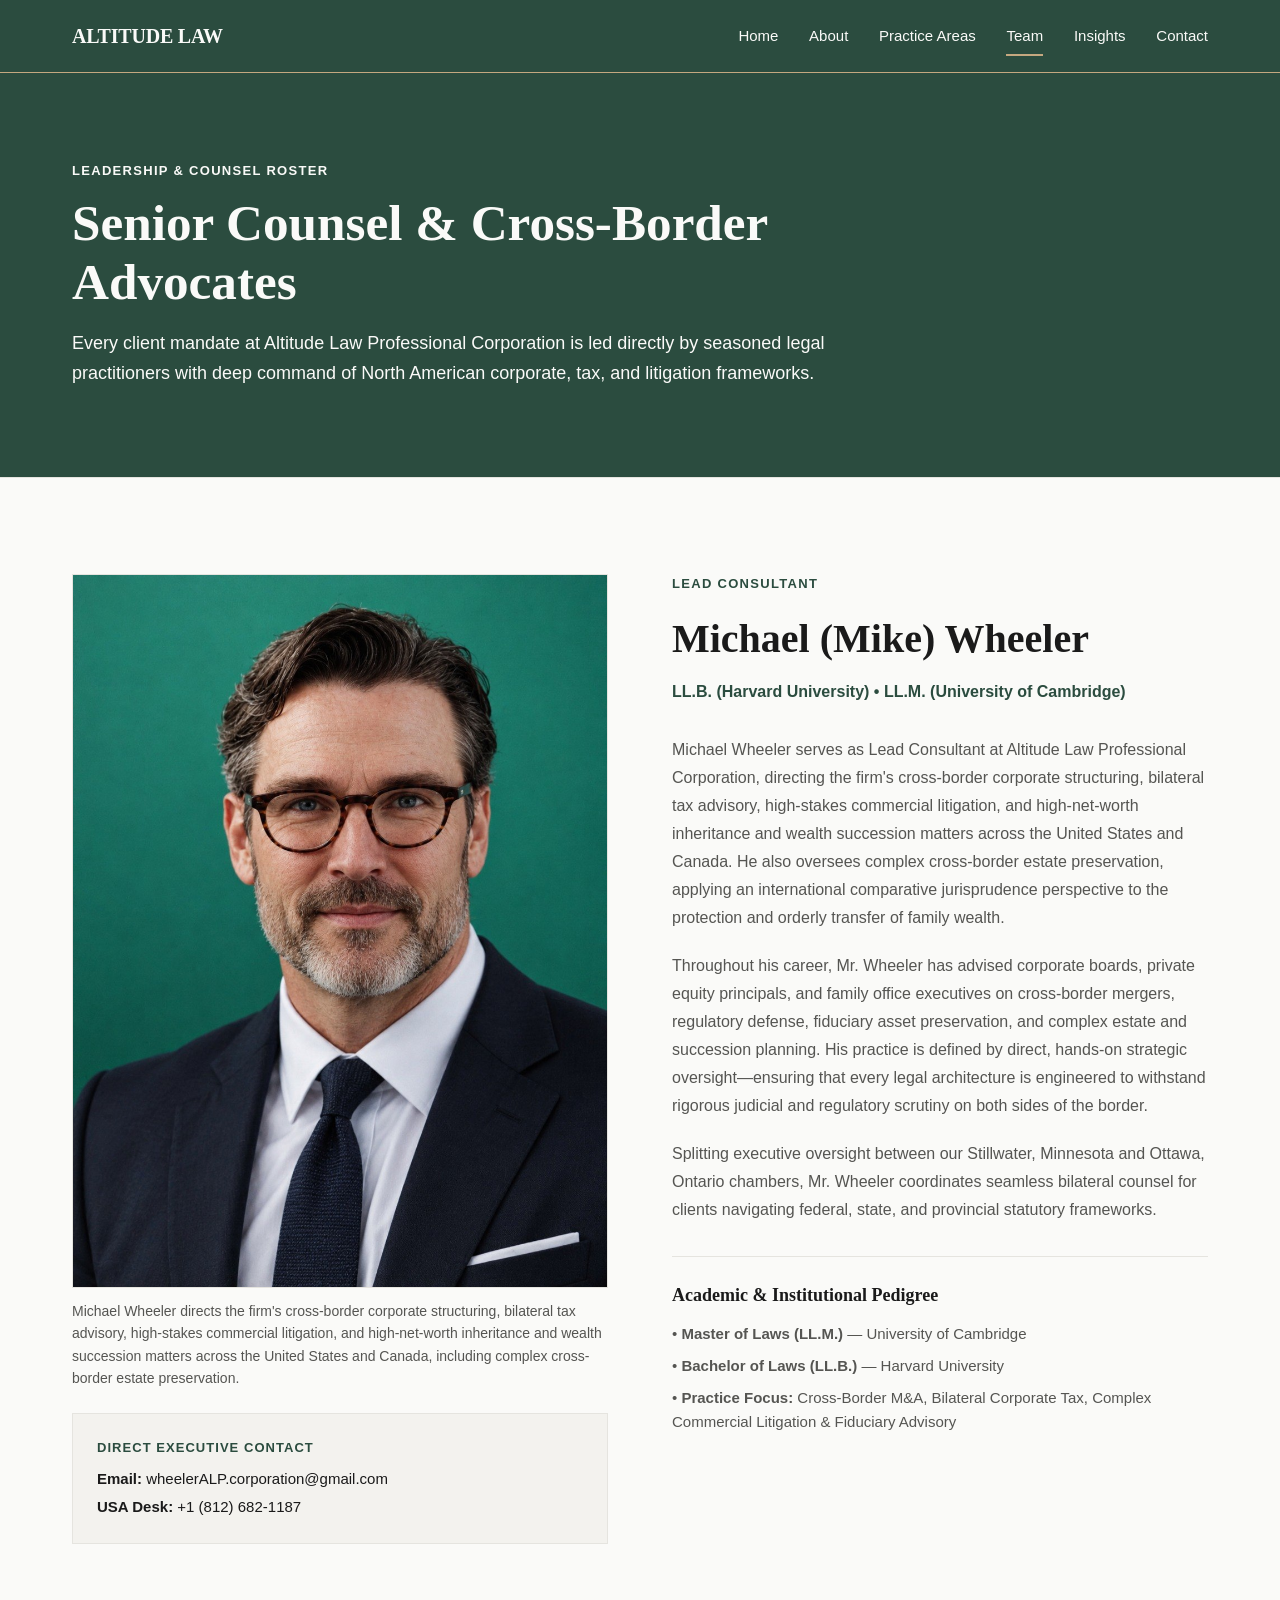
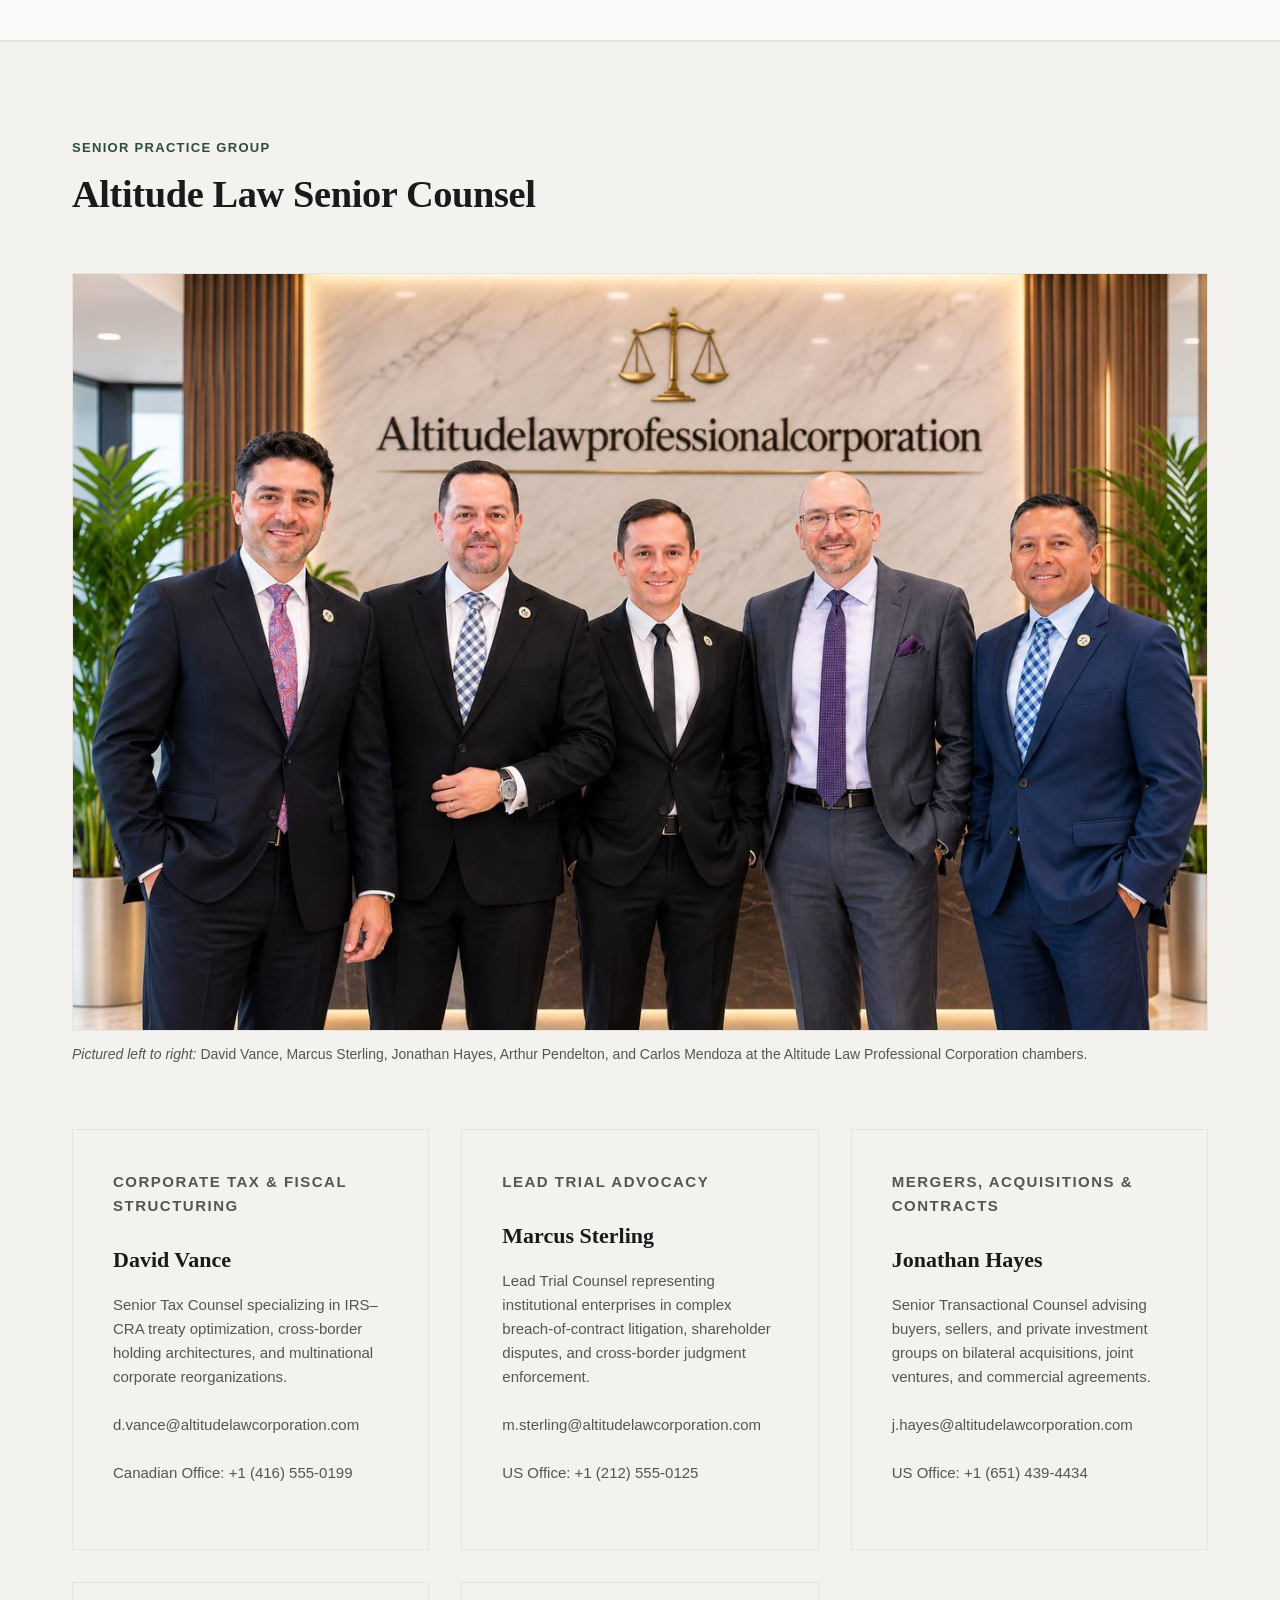
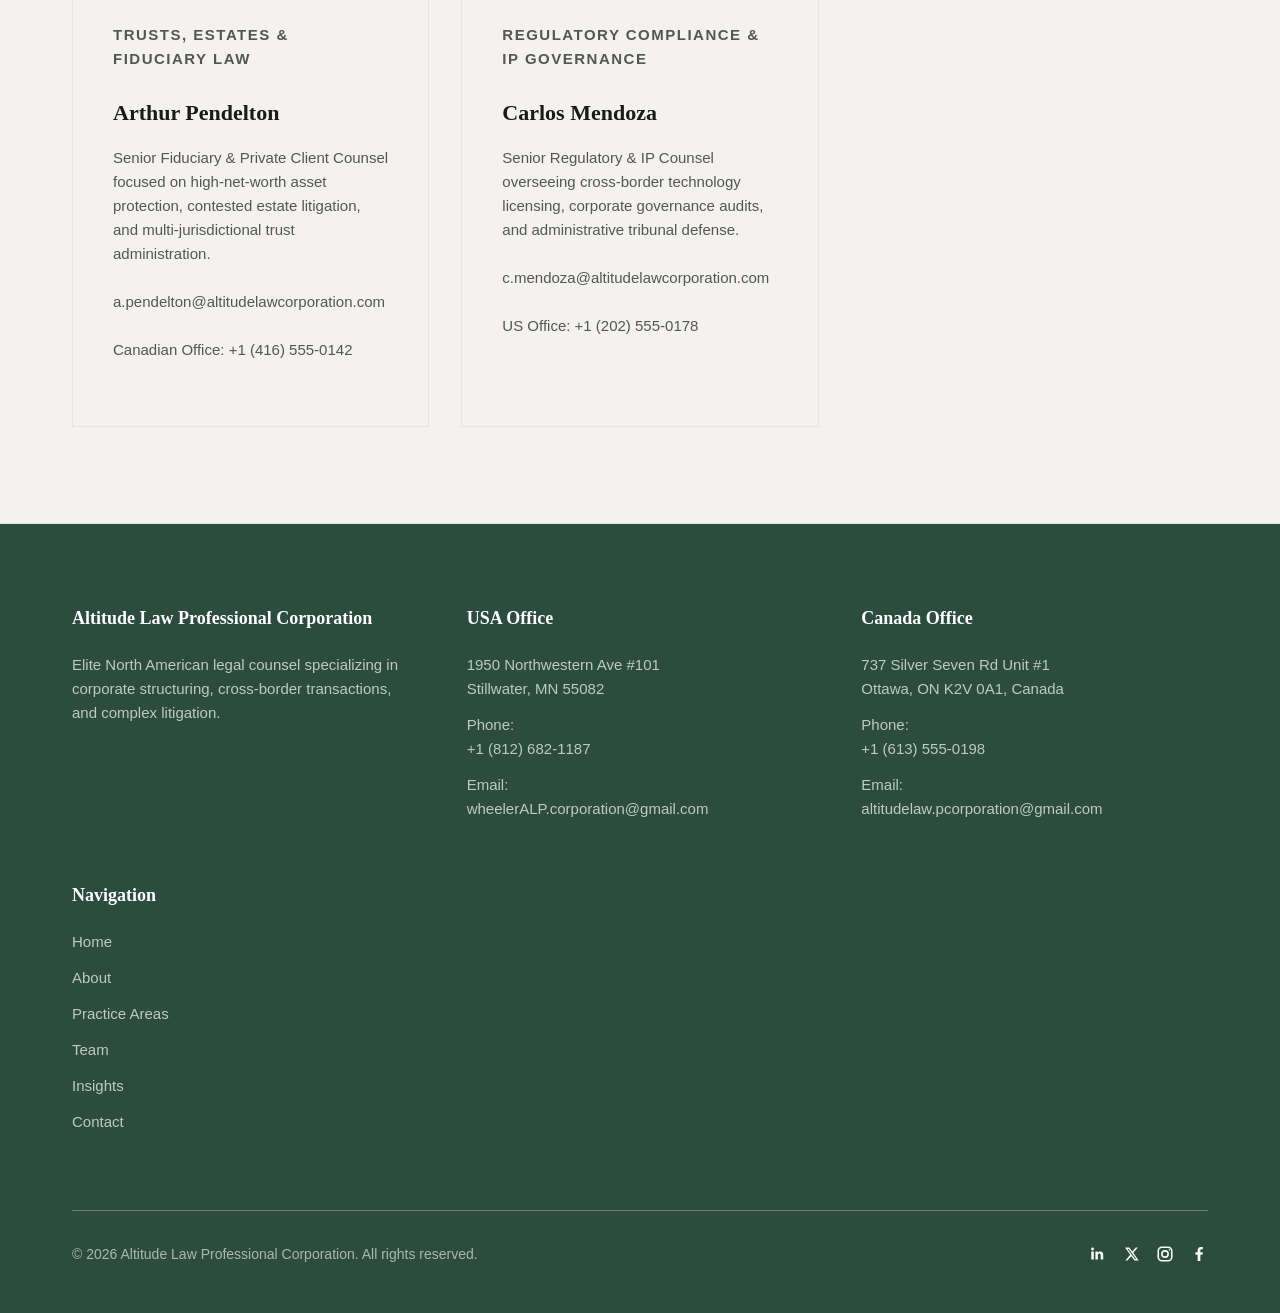
<file: team.html>
<!DOCTYPE html>
<html lang="en">
<head>
  <meta charset="UTF-8">
  <meta name="viewport" content="width=device-width, initial-scale=1.0">
  <meta name="referrer" content="strict-origin-when-cross-origin">
  <meta http-equiv="Content-Security-Policy" content="default-src 'self'; base-uri 'self'; object-src 'none'; form-action 'self'; frame-src 'none'; img-src 'self' data:; style-src 'self' 'unsafe-inline' https://fonts.googleapis.com; font-src 'self' https://fonts.gstatic.com; script-src 'self'; upgrade-insecure-requests">
  <title>Leadership & Counsel | Altitude Law Professional Corporation</title>
  
  <!-- Google Fonts -->
  <link rel="preconnect" href="https://fonts.googleapis.com">
  <link rel="preconnect" href="https://fonts.gstatic.com" crossorigin>
  <link href="https://fonts.googleapis.com/css2?family=Inter:wght@400;500;600&family=Source+Serif+Pro:wght@400;600;700&display=swap" rel="stylesheet">
  
  <!-- Modular CSS Sheets -->
  <link rel="stylesheet" href="/css/variables.css">
  <link rel="stylesheet" href="/css/reset.css">
  <link rel="stylesheet" href="/css/layout.css">
  <link rel="stylesheet" href="/css/components.css">
</head>
<body>

  <!-- Site Header -->
  <header class="site-header">
    <div class="container header-inner">
      <a href="/" class="site-logo">ALTITUDE LAW</a>
      <button class="site-nav-toggle" type="button" aria-label="Open navigation" aria-expanded="false" aria-controls="site-navigation">
        <span class="site-nav-toggle-icon" aria-hidden="true"></span>
      </button>
      <nav class="site-nav" id="site-navigation">
        <ul>
          <li><a href="/">Home</a></li>
          <li><a href="/about/">About</a></li>
          <li><a href="/practice-areas/">Practice Areas</a></li>
          <li><a href="/team/" class="active">Team</a></li>
          <li><a href="/insights/">Insights</a></li>
          <li><a href="/contact/">Contact</a></li>
        </ul>
      </nav>
    </div>
  </header>

  <!-- Main Content -->
  <main>
    <!-- Page Header Hero -->
    <section class="page-hero">
      <div class="container">
        <p class="section-tag">Leadership & Counsel Roster</p>
        <h1>
          Senior Counsel & Cross-Border Advocates
        </h1>
        <p>
          Every client mandate at Altitude Law Professional Corporation is led directly by seasoned legal practitioners with deep command of North American corporate, tax, and litigation frameworks.
        </p>
      </div>
    </section>

    <!-- Lead Consultant Feature: Michael Wheeler -->
    <section style="padding: 6rem 0; border-bottom: 1px solid var(--color-border);">
      <div class="container">
        <div style="display: grid; grid-template-columns: repeat(auto-fit, minmax(320px, 1fr)); gap: 4rem; align-items: start;">
          <div>
            <img src="/assets/images/mike-wheeler.jpg" alt="Michael Wheeler - Lead Consultant" style="width: 100%; border: 1px solid var(--color-border);">
            <p style="font-size: 0.875rem; color: #555552; margin: 0.75rem 0 1.5rem; line-height: 1.6;">Michael Wheeler directs the firm's cross-border corporate structuring, bilateral tax advisory, high-stakes commercial litigation, and high-net-worth inheritance and wealth succession matters across the United States and Canada, including complex cross-border estate preservation.</p>
            <div style="background-color: var(--color-surface); padding: 1.5rem; border: 1px solid var(--color-border);">
              <p style="font-size: 0.8125rem; text-transform: uppercase; letter-spacing: 0.08em; color: var(--color-primary); font-weight: 600; margin-bottom: 0.5rem;">
                Direct Executive Contact
              </p>
              <p style="font-size: 0.9375rem; color: var(--color-text); margin-bottom: 0.25rem;">
                <strong>Email:</strong> <a href="mailto:wheelerALP.corporation@gmail.com">wheelerALP.corporation@gmail.com</a>
              </p>
              <p style="font-size: 0.9375rem; color: var(--color-text);">
                <strong>USA Desk:</strong> <a href="tel:+18126821187">+1 (812) 682-1187</a>
              </p>
            </div>
          </div>

          <div>
            <p class="section-tag">Lead Consultant</p>
            <h2 style="font-family: var(--font-serif); font-size: 2.5rem; margin-bottom: 0.5rem; color: var(--color-text);">
              Michael (Mike) Wheeler
            </h2>
            <p style="font-size: 1rem; font-weight: 600; color: var(--color-primary); margin-bottom: 2rem;">
              LL.B. (Harvard University) &bull; LL.M. (University of Cambridge)
            </p>

            <p style="color: #555552; margin-bottom: 1.25rem; line-height: 1.75;">
              Michael Wheeler serves as Lead Consultant at Altitude Law Professional Corporation, directing the firm's cross-border corporate structuring, bilateral tax advisory, high-stakes commercial litigation, and high-net-worth inheritance and wealth succession matters across the United States and Canada. He also oversees complex cross-border estate preservation, applying an international comparative jurisprudence perspective to the protection and orderly transfer of family wealth.
            </p>
            <p style="color: #555552; margin-bottom: 1.25rem; line-height: 1.75;">
              Throughout his career, Mr. Wheeler has advised corporate boards, private equity principals, and family office executives on cross-border mergers, regulatory defense, fiduciary asset preservation, and complex estate and succession planning. His practice is defined by direct, hands-on strategic oversight—ensuring that every legal architecture is engineered to withstand rigorous judicial and regulatory scrutiny on both sides of the border.
            </p>
            <p style="color: #555552; margin-bottom: 2rem; line-height: 1.75;">
              Splitting executive oversight between our Stillwater, Minnesota and Ottawa, Ontario chambers, Mr. Wheeler coordinates seamless bilateral counsel for clients navigating federal, state, and provincial statutory frameworks.
            </p>

            <div style="border-top: 1px solid var(--color-border); padding-top: 1.5rem;">
              <h3 style="font-family: var(--font-serif); font-size: 1.125rem; margin-bottom: 0.75rem; color: var(--color-text);">
                Academic & Institutional Pedigree
              </h3>
              <ul style="color: #555552; font-size: 0.9375rem; display: flex; flex-direction: column; gap: 0.5rem;">
                <li>&bull; <strong>Master of Laws (LL.M.)</strong> — University of Cambridge</li>
                <li>&bull; <strong>Bachelor of Laws (LL.B.)</strong> — Harvard University</li>
                <li>&bull; <strong>Practice Focus:</strong> Cross-Border M&A, Bilateral Corporate Tax, Complex Commercial Litigation & Fiduciary Advisory</li>
              </ul>
            </div>
          </div>
        </div>
      </div>
    </section>

    <!-- Senior Counsel Roster Feature -->
    <section class="surface-section" style="padding: 6rem 0;">
      <div class="container">
        <div class="section-header">
          <p class="section-tag">Senior Practice Group</p>
          <h2 class="section-title">Altitude Law Senior Counsel</h2>
        </div>

        <div style="margin-bottom: 4rem;">
          <img src="/assets/images/team-altitude.jpg" alt="Altitude Law Professional Corporation Senior Attorneys" style="width: 100%; border: 1px solid var(--color-border);">
          <p style="font-size: 0.875rem; color: #555552; margin-top: 0.75rem; line-height: 1.6;">
            <em>Pictured left to right:</em> David Vance, Marcus Sterling, Jonathan Hayes, Arthur Pendelton, and Carlos Mendoza at the Altitude Law Professional Corporation chambers.
          </p>
        </div>

        <div style="display: grid; grid-template-columns: repeat(auto-fit, minmax(300px, 1fr)); gap: 2rem;">
          <!-- Attorney 1 -->
          <div class="card">
            <p class="section-tag">Corporate Tax & Fiscal Structuring</p>
            <h3>David Vance</h3>
            <p>Senior Tax Counsel specializing in IRS–CRA treaty optimization, cross-border holding architectures, and multinational corporate reorganizations.</p>
            <p><a href="mailto:d.vance@altitudelawcorporation.com">d.vance@altitudelawcorporation.com</a></p>
            <p>Canadian Office: <a href="tel:+14165550199">+1 (416) 555-0199</a></p>
          </div>

          <!-- Attorney 2 -->
          <div class="card">
            <p class="section-tag">Lead Trial Advocacy</p>
            <h3>Marcus Sterling</h3>
            <p>Lead Trial Counsel representing institutional enterprises in complex breach-of-contract litigation, shareholder disputes, and cross-border judgment enforcement.</p>
            <p><a href="mailto:m.sterling@altitudelawcorporation.com">m.sterling@altitudelawcorporation.com</a></p>
            <p>US Office: <a href="tel:+12125550125">+1 (212) 555-0125</a></p>
          </div>

          <!-- Attorney 3 -->
          <div class="card">
            <p class="section-tag">Mergers, Acquisitions & Contracts</p>
            <h3>Jonathan Hayes</h3>
            <p>Senior Transactional Counsel advising buyers, sellers, and private investment groups on bilateral acquisitions, joint ventures, and commercial agreements.</p>
            <p><a href="mailto:j.hayes@altitudelawcorporation.com">j.hayes@altitudelawcorporation.com</a></p>
            <p>US Office: <a href="tel:+16514394434">+1 (651) 439-4434</a></p>
          </div>

          <!-- Attorney 4 -->
          <div class="card">
            <p class="section-tag">Trusts, Estates & Fiduciary Law</p>
            <h3>Arthur Pendelton</h3>
            <p>Senior Fiduciary & Private Client Counsel focused on high-net-worth asset protection, contested estate litigation, and multi-jurisdictional trust administration.</p>
            <p><a href="mailto:a.pendelton@altitudelawcorporation.com">a.pendelton@altitudelawcorporation.com</a></p>
            <p>Canadian Office: <a href="tel:+14165550142">+1 (416) 555-0142</a></p>
          </div>

          <!-- Attorney 5 -->
          <div class="card">
            <p class="section-tag">Regulatory Compliance & IP Governance</p>
            <h3>Carlos Mendoza</h3>
            <p>Senior Regulatory & IP Counsel overseeing cross-border technology licensing, corporate governance audits, and administrative tribunal defense.</p>
            <p><a href="mailto:c.mendoza@altitudelawcorporation.com">c.mendoza@altitudelawcorporation.com</a></p>
            <p>US Office: <a href="tel:+12025550178">+1 (202) 555-0178</a></p>
          </div>
        </div>
      </div>
    </section>
  </main>

  <!-- Site Footer -->
  <footer class="site-footer">
    <div class="container">
      <div class="footer-grid">
        <div class="footer-col">
          <h4>Altitude Law Professional Corporation</h4>
          <p>Elite North American legal counsel specializing in corporate structuring, cross-border transactions, and complex litigation.</p>
        </div>
        <div class="footer-col">
          <h4>USA Office</h4>
          <p>1950 Northwestern Ave #101<br>Stillwater, MN 55082</p>
          <p>Phone: <a href="tel:+18126821187">+1 (812) 682-1187</a></p>
          <p>Email: <a href="mailto:wheelerALP.corporation@gmail.com">wheelerALP.corporation@gmail.com</a></p>
        </div>
        <div class="footer-col">
          <h4>Canada Office</h4>
          <p>737 Silver Seven Rd Unit #1<br>Ottawa, ON K2V 0A1, Canada</p>
          <p>Phone: <a href="tel:+16135550198">+1 (613) 555-0198</a></p>
          <p>Email: <a href="mailto:altitudelaw.pcorporation@gmail.com">altitudelaw.pcorporation@gmail.com</a></p>
        </div>
        <div class="footer-col">
          <h4>Navigation</h4>
          <a href="/">Home</a>
          <a href="/about/">About</a>
          <a href="/practice-areas/">Practice Areas</a>
          <a href="/team/">Team</a>
          <a href="/insights/">Insights</a>
          <a href="/contact/">Contact</a>
        </div>
      </div>
      <div class="footer-bottom">
        <p>&copy; 2026 Altitude Law Professional Corporation. All rights reserved.</p>
        <nav class="footer-social" aria-label="Social media">
          <a href="https://www.linkedin.com/" target="_blank" rel="noopener noreferrer" aria-label="LinkedIn">
            <svg viewBox="0 0 18 18" aria-hidden="true" focusable="false"><path d="M3.3 6.6h2.5v8H3.3v-8Zm1.25-1.1a1.45 1.45 0 1 1 0-2.9 1.45 1.45 0 0 1 0 2.9ZM7.4 6.6h2.4v1.1h.04c.34-.64 1.15-1.32 2.37-1.32 2.53 0 3 1.66 3 3.82v4.4h-2.5v-3.9c0-.93-.02-2.12-1.3-2.12-1.3 0-1.5 1.01-1.5 2.05v3.97H7.4v-8Z"/></svg>
          </a>
          <a href="https://x.com/" target="_blank" rel="noopener noreferrer" aria-label="X">
            <svg viewBox="0 0 18 18" aria-hidden="true" focusable="false"><path d="M13.8 2.5h2.1l-4.6 5.25L16.7 15.5h-4.2l-3.3-4.32L5.4 15.5H3.3l4.93-5.64L3 2.5h4.3l2.98 3.95L13.8 2.5Zm-.74 11.55h1.16L6.7 3.88H5.45l7.61 10.17Z"/></svg>
          </a>
          <a href="https://www.instagram.com/" target="_blank" rel="noopener noreferrer" aria-label="Instagram">
            <svg class="social-instagram" viewBox="0 0 18 18" aria-hidden="true" focusable="false"><rect x="2.25" y="2.25" width="13.5" height="13.5" rx="3.7"/><circle cx="9" cy="9" r="3.15"/><circle cx="13.35" cy="4.85" r=".75" fill="currentColor" stroke="none"/></svg>
          </a>
          <a href="https://www.facebook.com/" target="_blank" rel="noopener noreferrer" aria-label="Facebook">
            <svg viewBox="0 0 18 18" aria-hidden="true" focusable="false"><path d="M10.35 16v-6.37h2.14l.32-2.48h-2.46V5.57c0-.72.2-1.21 1.23-1.21h1.31V2.14c-.23-.03-1.04-.1-1.98-.1-1.96 0-3.3 1.2-3.3 3.4v1.71H5.4v2.48h2.21V16h2.74Z"/></svg>
          </a>
        </nav>
      </div>
    </div>
  </footer>

  <script src="/js/main.js"></script>
</body>
</html>
</file>
<file: css/variables.css>
:root {
  --color-bg: #FAFAF8;
  --color-text: #1A1A1A;
  --color-primary: #2B4C3F;
  --color-surface: #F3F2EE;
  --color-border: #E5E4DF;
  --color-white: #FFFFFF;
  
  --font-sans: 'Inter', -apple-system, BlinkMacSystemFont, "Segoe UI", Roboto, sans-serif;
  --font-serif: 'Source Serif Pro', Georgia, serif;
  
  --spacing-unit: 1rem;
  --max-width: 1200px;
}
</file>
<file: css/layout.css>
/* Layout Styles for Altitude Law Professional Corporation */

.container {
  width: 100%;
  max-width: var(--max-width);
  margin: 0 auto;
  padding: 0 2rem;
}

header.site-header {
  position: sticky;
  top: 0;
  z-index: 1000;
  background-color: var(--color-primary);
  border-bottom: 1px solid #C5A880;
  padding: 1rem 0;
}

.header-inner {
  display: flex;
  justify-content: space-between;
  align-items: center;
  gap: 2rem;
}

.site-nav-toggle {
  display: none;
}

.site-logo {
  font-family: var(--font-serif);
  font-size: 1.25rem;
  font-weight: 700;
  color: var(--color-bg);
  letter-spacing: -0.01em;
  white-space: nowrap;
}

nav.site-nav ul {
  display: flex;
  gap: clamp(1rem, 2.4vw, 2.5rem);
}

nav.site-nav a {
  position: relative;
  display: inline-block;
  padding: 0.5rem 0;
  font-size: 0.9375rem;
  font-weight: 500;
  color: var(--color-bg);
  white-space: nowrap;
  transition: color 0.2s ease;
}

nav.site-nav a::after {
  position: absolute;
  right: 0;
  bottom: 0;
  left: 0;
  height: 2px;
  background-color: #C5A880;
  content: "";
  transform: scaleX(0);
  transform-origin: left;
  transition: transform 0.2s ease;
}

nav.site-nav a:hover {
  color: var(--color-bg);
}

nav.site-nav a:hover::after,
nav.site-nav a.active::after {
  transform: scaleX(1);
}

main {
  min-height: 80vh;
}

.page-hero {
  padding: clamp(3.5rem, 7vw, 5.5rem) 0;
  background-color: var(--color-primary);
  border-bottom: 1px solid var(--color-border);
  color: var(--color-bg);
}

.page-hero h1 {
  max-width: 900px;
  margin-bottom: 1rem;
  color: var(--color-bg);
  font-family: var(--font-serif);
  font-size: clamp(2.5rem, 4vw, 3.5rem);
  line-height: 1.15;
}

.page-hero p:not(.section-tag) {
  max-width: 780px;
  color: var(--color-bg);
  font-size: 1.125rem;
  line-height: 1.7;
}

.surface-section {
  background-color: var(--color-surface);
  border-top: 1px solid var(--color-border);
  border-bottom: 1px solid var(--color-border);
}

footer.site-footer {
  background-color: var(--color-primary);
  color: var(--color-bg);
  padding: 5rem 0 3rem;
  margin-top: 0;
}

.footer-grid {
  display: grid;
  grid-template-columns: repeat(auto-fit, minmax(250px, 1fr));
  gap: 3rem;
  margin-bottom: 4rem;
}

.footer-col h4 {
  font-family: var(--font-serif);
  font-size: 1.125rem;
  margin-bottom: 1.25rem;
  color: var(--color-white);
}

.footer-col p, .footer-col a {
  font-size: 0.9375rem;
  color: rgba(250, 250, 248, 0.72);
  margin-bottom: 0.75rem;
  display: block;
}

.footer-col a:hover {
  color: var(--color-white);
}

.footer-bottom {
  display: flex;
  justify-content: space-between;
  align-items: center;
  flex-wrap: wrap;
  gap: 1.25rem;
  border-top: 1px solid rgba(229, 228, 223, 0.35);
  padding-top: 2rem;
  font-size: 0.875rem;
  color: rgba(250, 250, 248, 0.62);
}

.footer-bottom > p {
  margin: 0;
}

.footer-social {
  display: flex;
  align-items: center;
  gap: 16px;
}

.footer-social a {
  display: inline-flex;
  width: 18px;
  height: 18px;
  color: var(--color-bg);
  transition: color 0.2s ease;
}

.footer-social a:hover,
.footer-social a:focus-visible {
  color: #C5A880;
}

.footer-social svg {
  display: block;
  width: 18px;
  height: 18px;
  fill: currentColor;
}

.footer-social .social-instagram {
  fill: none;
  stroke: currentColor;
  stroke-width: 1.6;
}

@media (max-width: 768px) {
  .container {
    padding-right: 1.5rem;
    padding-left: 1.5rem;
  }

  .header-inner {
    flex-wrap: wrap;
    gap: 0.75rem;
  }

  .site-nav-toggle {
    display: inline-flex;
    width: 44px;
    height: 44px;
    margin-left: auto;
    align-items: center;
    justify-content: center;
    border: 1px solid rgba(250, 250, 248, 0.45);
    background: transparent;
    color: var(--color-bg);
    cursor: pointer;
  }

  .site-nav-toggle:hover,
  .site-nav-toggle:focus-visible {
    border-color: #C5A880;
    color: #C5A880;
  }

  .site-nav-toggle-icon,
  .site-nav-toggle-icon::before,
  .site-nav-toggle-icon::after {
    display: block;
    width: 20px;
    height: 2px;
    background-color: currentColor;
    transition: transform 0.2s ease;
  }

  .site-nav-toggle-icon {
    position: relative;
  }

  .site-nav-toggle-icon::before,
  .site-nav-toggle-icon::after {
    position: absolute;
    left: 0;
    content: "";
  }

  .site-nav-toggle-icon::before {
    transform: translateY(-6px);
  }

  .site-nav-toggle-icon::after {
    transform: translateY(6px);
  }

  .site-nav-toggle[aria-expanded="true"] .site-nav-toggle-icon {
    background: transparent;
  }

  .site-nav-toggle[aria-expanded="true"] .site-nav-toggle-icon::before {
    transform: rotate(45deg);
  }

  .site-nav-toggle[aria-expanded="true"] .site-nav-toggle-icon::after {
    transform: rotate(-45deg);
  }

  html.has-mobile-nav nav.site-nav {
    flex-basis: 100%;
    width: 100%;
    max-height: 0;
    overflow: hidden;
    visibility: hidden;
    transition: max-height 0.25s ease, visibility 0.25s ease;
  }

  html.has-mobile-nav nav.site-nav.is-open {
    max-height: 28rem;
    visibility: visible;
  }

  nav.site-nav ul {
    flex-direction: column;
    width: 100%;
    gap: 0;
    padding: 0.5rem 0 0.75rem;
  }

  nav.site-nav a {
    display: flex;
    min-height: 44px;
    align-items: center;
    padding: 0.5rem 0;
    color: var(--color-bg);
  }

  nav.site-nav a:hover {
    color: #C5A880;
  }

  .page-hero {
    padding: 3rem 0;
  }

  .page-hero h1 {
    font-size: clamp(2.15rem, 7vw, 3.25rem);
    overflow-wrap: anywhere;
  }

  .page-hero[style] h1 {
    font-size: clamp(2.15rem, 7vw, 3.25rem) !important;
  }

  .page-hero p:not(.section-tag) {
    font-size: 1rem;
  }

  main > section[style*="padding"] {
    padding-top: 2.5rem !important;
    padding-bottom: 2.5rem !important;
  }

  main > .page-hero {
    padding-top: 3rem !important;
    padding-bottom: 3rem !important;
  }

  main [style*="padding-bottom: 5rem"] {
    padding-bottom: 2rem !important;
  }

  main [style*="gap: 5rem"] {
    gap: 2.5rem !important;
  }

  main [style*="padding: 3rem"] {
    padding: 1.5rem !important;
  }

  main [style*="grid-template-columns"] {
    grid-template-columns: minmax(0, 1fr) !important;
    gap: 2rem !important;
  }

  main [style*="grid-template-columns"] > * {
    min-width: 0;
  }

  main img {
    display: block;
    max-width: 100%;
    height: auto !important;
  }

  .footer-grid {
    grid-template-columns: minmax(0, 1fr);
    gap: 2rem;
    margin-bottom: 2.5rem;
  }

  footer.site-footer {
    padding: 3rem 0 2rem;
  }

  .footer-social a {
    width: 44px;
    height: 44px;
  }

  .footer-social svg {
    width: 18px;
    height: 18px;
  }

  .footer-bottom {
    align-items: flex-start;
    flex-direction: column-reverse;
  }
}

@media (max-width: 480px) {
  .container {
    padding-right: 1rem;
    padding-left: 1rem;
  }

  header.site-header {
    padding: 0.75rem 0;
  }

  .site-logo {
    font-size: 1.125rem;
  }

  .page-hero {
    padding: 2.5rem 0;
  }

  .page-hero h1 {
    font-size: clamp(1.9rem, 9vw, 2.5rem);
  }

  .page-hero[style] h1 {
    font-size: clamp(1.9rem, 9vw, 2.5rem) !important;
  }

  main > section[style*="padding"] {
    padding-top: 2rem !important;
    padding-bottom: 2rem !important;
  }

  main > .page-hero {
    padding-top: 2.5rem !important;
    padding-bottom: 2.5rem !important;
  }

  main [style*="padding: 2rem"] {
    padding: 1.25rem !important;
  }

  .section-title {
    font-size: clamp(1.75rem, 8vw, 2.25rem);
  }

  .executive-feature-card,
  .card {
    padding: 1.25rem;
  }

  .executive-feature-actions {
    align-items: stretch;
    flex-direction: column;
  }

  .executive-feature-actions .btn {
    width: 100%;
  }

  .footer-bottom {
    overflow-wrap: anywhere;
  }
}
</file>
<file: css/components.css>
/* Component Styles for Altitude Law */

.btn {
  display: inline-flex;
  align-items: center;
  justify-content: center;
  min-height: 44px;
  padding: 0.875rem 2rem;
  font-size: 0.9375rem;
  font-weight: 500;
  border-radius: 0;
  transition: all 0.2s ease;
  cursor: pointer;
  border: 1px solid transparent;
}

.btn-primary {
  background-color: var(--color-primary);
  color: var(--color-white);
}

.btn-primary:hover {
  background-color: #1F362D;
}

.btn-outline {
  background-color: transparent;
  border-color: var(--color-primary);
  color: var(--color-primary);
}

.btn-outline:hover {
  background-color: var(--color-primary);
  color: var(--color-white);
}

.page-hero .section-tag {
  color: var(--color-bg);
}

.page-hero .btn-primary {
  background-color: #C5A880;
  border-color: #C5A880;
  color: var(--color-text);
}

.page-hero .btn-primary:hover {
  background-color: #D5BD99;
  border-color: #D5BD99;
}

.page-hero .btn-outline {
  border-color: #C5A880;
  color: var(--color-bg);
}

.page-hero .btn-outline:hover {
  background-color: #C5A880;
  color: var(--color-primary);
}

.section-header {
  margin-bottom: 3.5rem;
  max-width: 700px;
}

.executive-feature {
  padding: clamp(3rem, 6vw, 5rem) 0;
  background-color: var(--color-bg);
}

.executive-feature-card {
  display: grid;
  grid-template-columns: minmax(240px, 0.8fr) minmax(0, 1.2fr);
  align-items: center;
  gap: clamp(2rem, 5vw, 4rem);
  padding: clamp(1.5rem, 4vw, 3rem);
  background-color: var(--color-surface);
  border: 1px solid var(--color-border);
}

.executive-feature-portrait {
  width: 100%;
  aspect-ratio: 4 / 5;
  object-fit: cover;
  border: 1px solid var(--color-border);
}

.executive-feature-title {
  margin-bottom: 0.5rem;
  color: var(--color-text);
  font-family: var(--font-serif);
  font-size: clamp(2rem, 3.5vw, 2.75rem);
  line-height: 1.15;
}

.executive-feature-credentials {
  margin-bottom: 1.5rem;
  color: var(--color-primary);
  font-size: 1rem;
  font-weight: 600;
}

.executive-feature-bio {
  margin-bottom: 1.75rem;
  color: #555552;
  line-height: 1.75;
}

.executive-feature-actions {
  display: flex;
  align-items: center;
  flex-wrap: wrap;
  gap: 1rem 1.5rem;
}

.executive-feature-email {
  color: var(--color-primary);
  font-size: 0.9375rem;
  font-weight: 600;
  overflow-wrap: anywhere;
}

.executive-feature-email:hover {
  text-decoration: underline;
  text-underline-offset: 0.2em;
}

.section-tag {
  font-size: 0.8125rem;
  text-transform: uppercase;
  letter-spacing: 0.1em;
  color: var(--color-primary);
  margin-bottom: 0.75rem;
  font-weight: 600;
}

.section-title {
  font-family: var(--font-serif);
  font-size: clamp(2rem, 3vw, 2.75rem);
  color: var(--color-text);
  line-height: 1.2;
  letter-spacing: -0.01em;
}

.card {
  background-color: var(--color-surface);
  border: 1px solid var(--color-border);
  padding: 2.5rem;
  transition: border-color 0.2s ease;
}

.card:hover {
  border-color: var(--color-primary);
}

.card h3 {
  font-family: var(--font-serif);
  font-size: 1.375rem;
  margin-bottom: 1rem;
  color: var(--color-text);
}

.card p {
  color: #555552;
  font-size: 0.9375rem;
  margin-bottom: 1.5rem;
}

@media (max-width: 700px) {
  .executive-feature-card {
    grid-template-columns: 1fr;
  }

  .executive-feature-portrait {
    max-height: 32rem;
  }
}

@media (max-width: 768px) {
  .executive-feature-card {
    grid-template-columns: minmax(0, 1fr);
    gap: 1.5rem;
    padding: 1.5rem;
  }

  .executive-feature-portrait {
    width: 100%;
    height: auto;
    max-height: 32rem;
  }

  .card {
    padding: 1.5rem;
    overflow-wrap: anywhere;
  }

  input,
  select,
  textarea {
    width: 100%;
    min-height: 44px;
    max-width: 100%;
  }

  textarea {
    min-height: 8rem;
  }

  .btn {
    max-width: 100%;
    white-space: normal;
    text-align: center;
  }
}

@media (max-width: 480px) {
  .executive-feature-card {
    padding: 1.25rem;
  }

  .executive-feature-title {
    font-size: clamp(1.85rem, 8vw, 2.4rem);
    overflow-wrap: anywhere;
  }

  .executive-feature-credentials {
    font-size: 0.9375rem;
    overflow-wrap: anywhere;
  }

  .section-header {
    margin-bottom: 2rem;
  }
}
</file>
